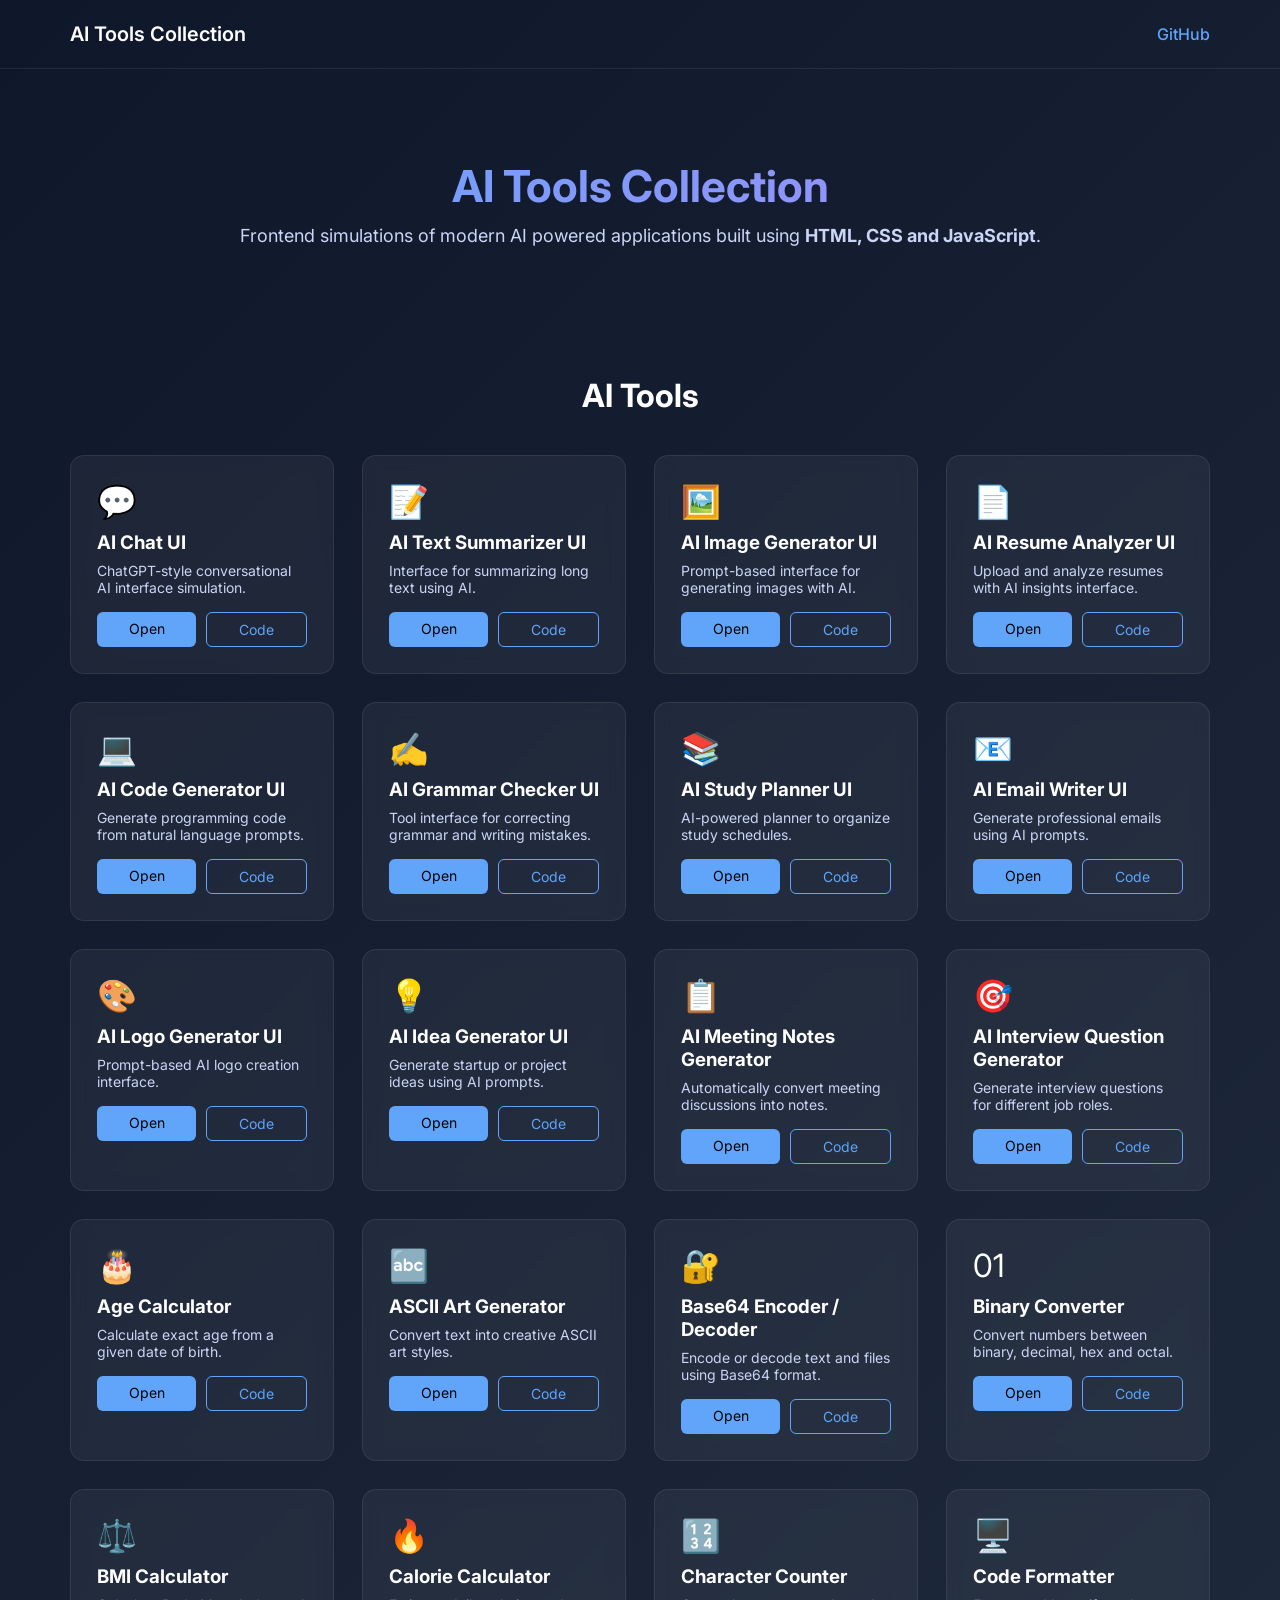
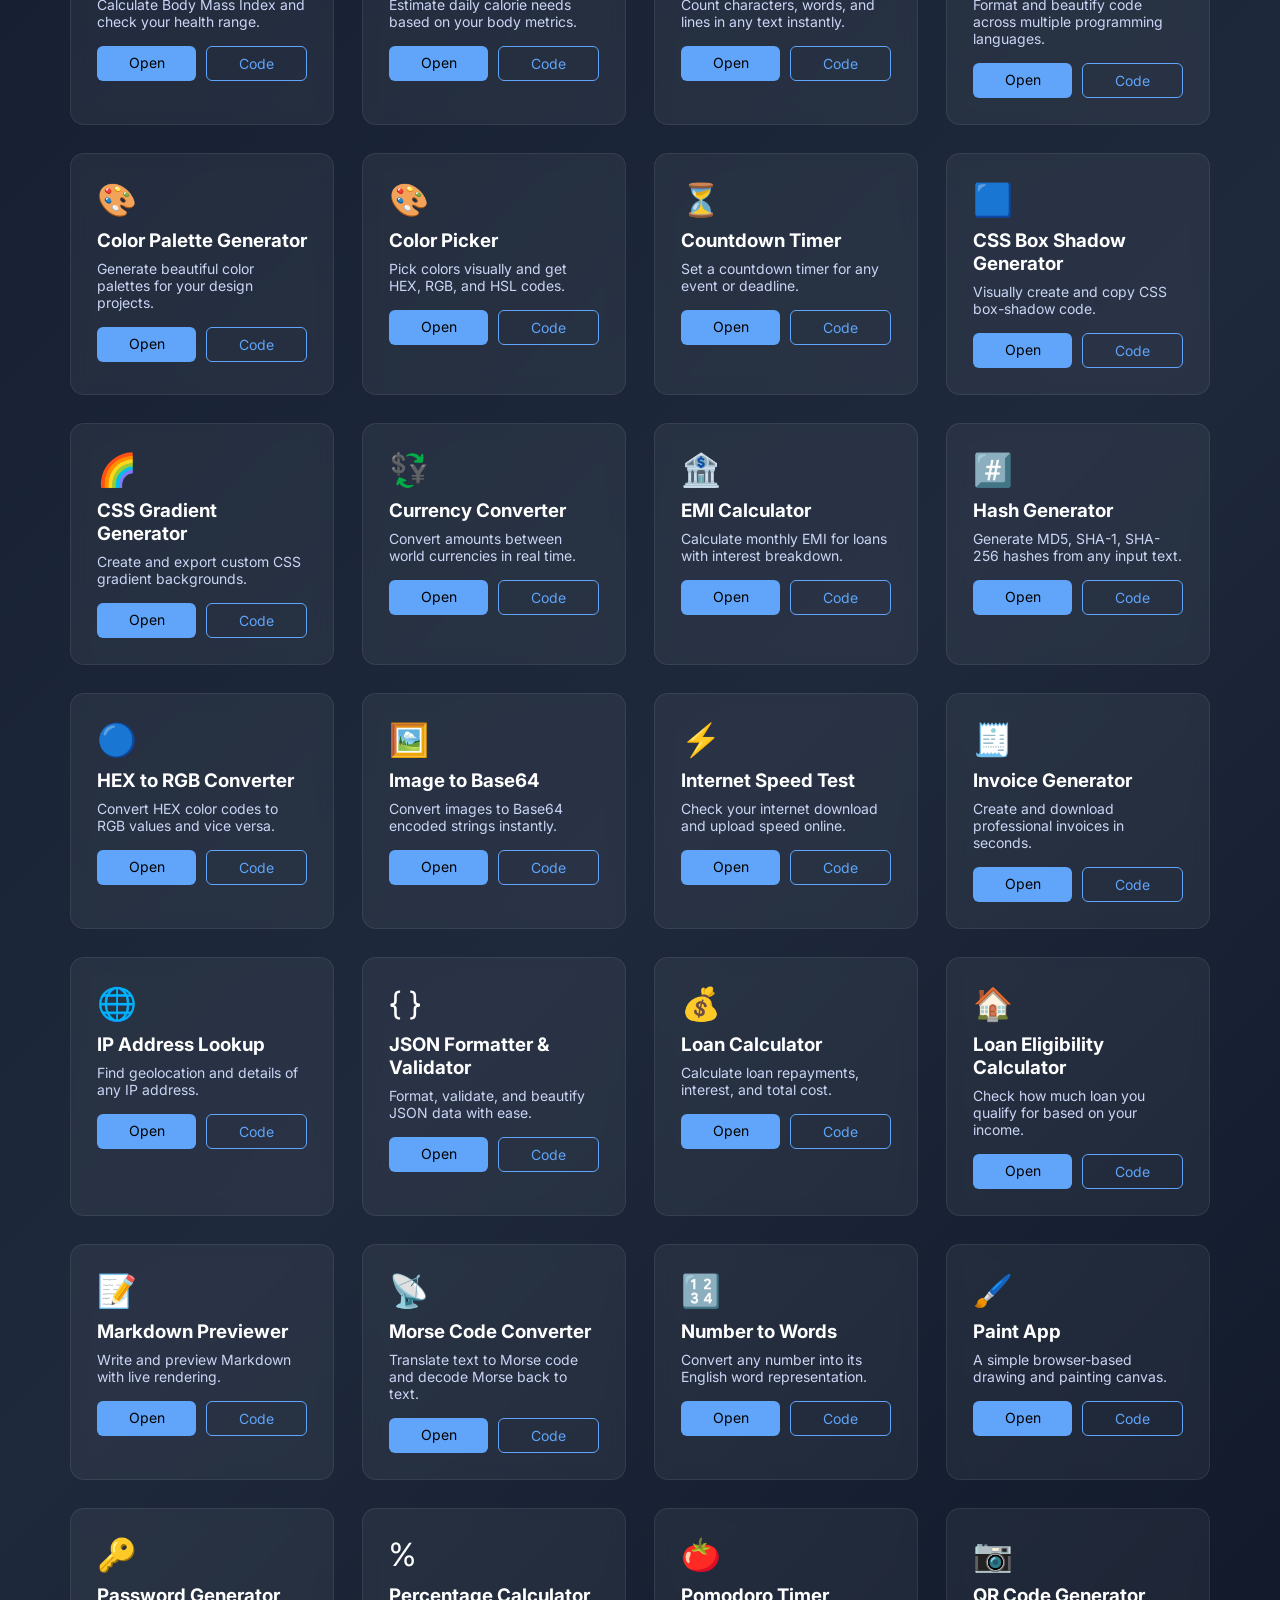
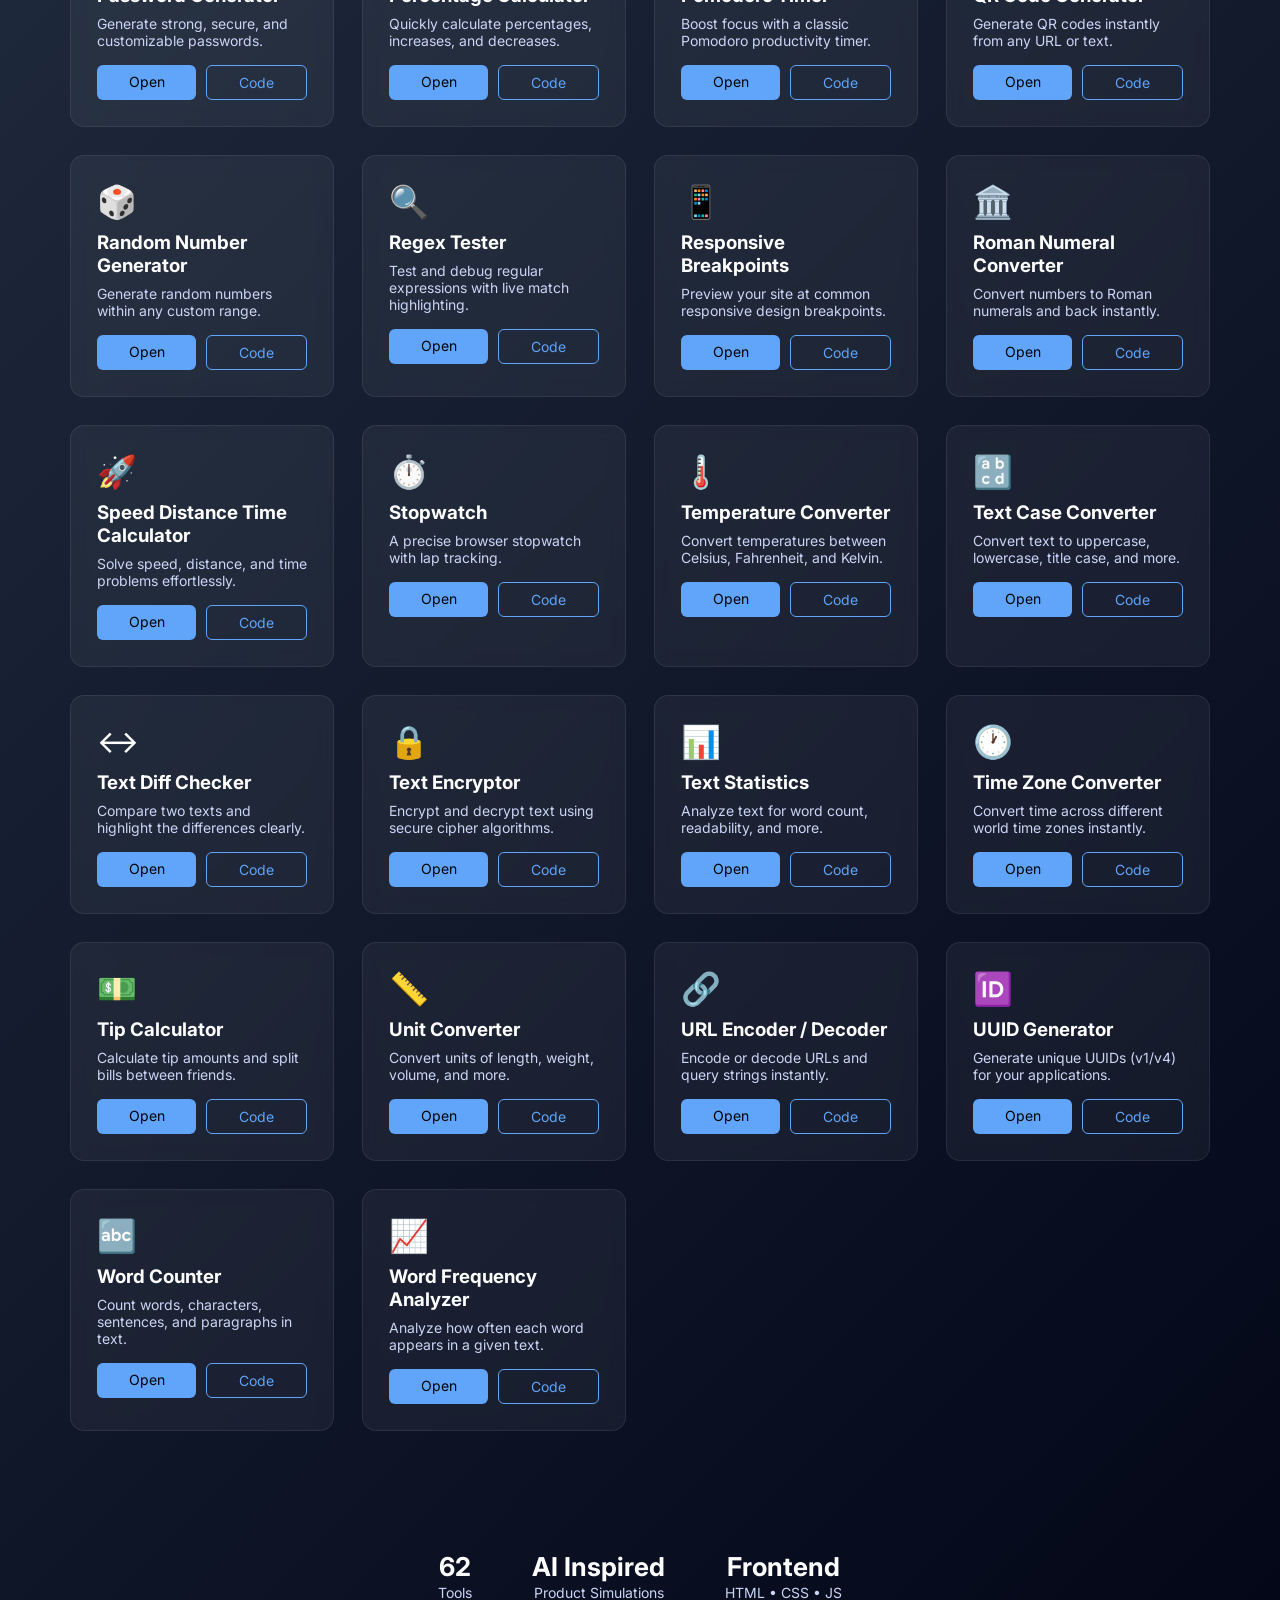
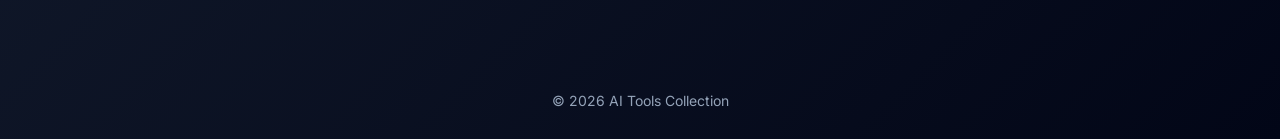
<file: index.html>
<!DOCTYPE html>
<html lang="en">
<head>
<meta charset="UTF-8">
<meta name="viewport" content="width=device-width, initial-scale=1.0">

<title>AI Tools Collection</title>

<link href="https://fonts.googleapis.com/css2?family=Inter:wght@400;500;600;700&display=swap" rel="stylesheet">

<link rel="stylesheet" href="style.css">
</head>

<body>

<header class="navbar">
<div class="logo">AI Tools Collection</div>

<a href="https://github.com/KrushnaTaur/ai-tools-collection" target="_blank">
GitHub
</a>
</header>


<section class="hero">

<h1>AI Tools Collection</h1>

<p>
Frontend simulations of modern AI powered applications built using  
<strong>HTML, CSS and JavaScript</strong>.
</p>

</section>


<section class="tools">

<h2>AI Tools</h2>

<div id="toolsGrid" class="tools-grid"></div>

</section>


<section class="stats">

<div class="stat">
<h3 id="toolCount">0</h3>
<span>Tools</span>
</div>

<div class="stat">
<h3>AI Inspired</h3>
<span>Product Simulations</span>
</div>

<div class="stat">
<h3>Frontend</h3>
<span>HTML • CSS • JS</span>
</div>

</section>


<footer>

© 2026 AI Tools Collection

</footer>

<script src="script.js"></script>

</body>
</html>
</file>
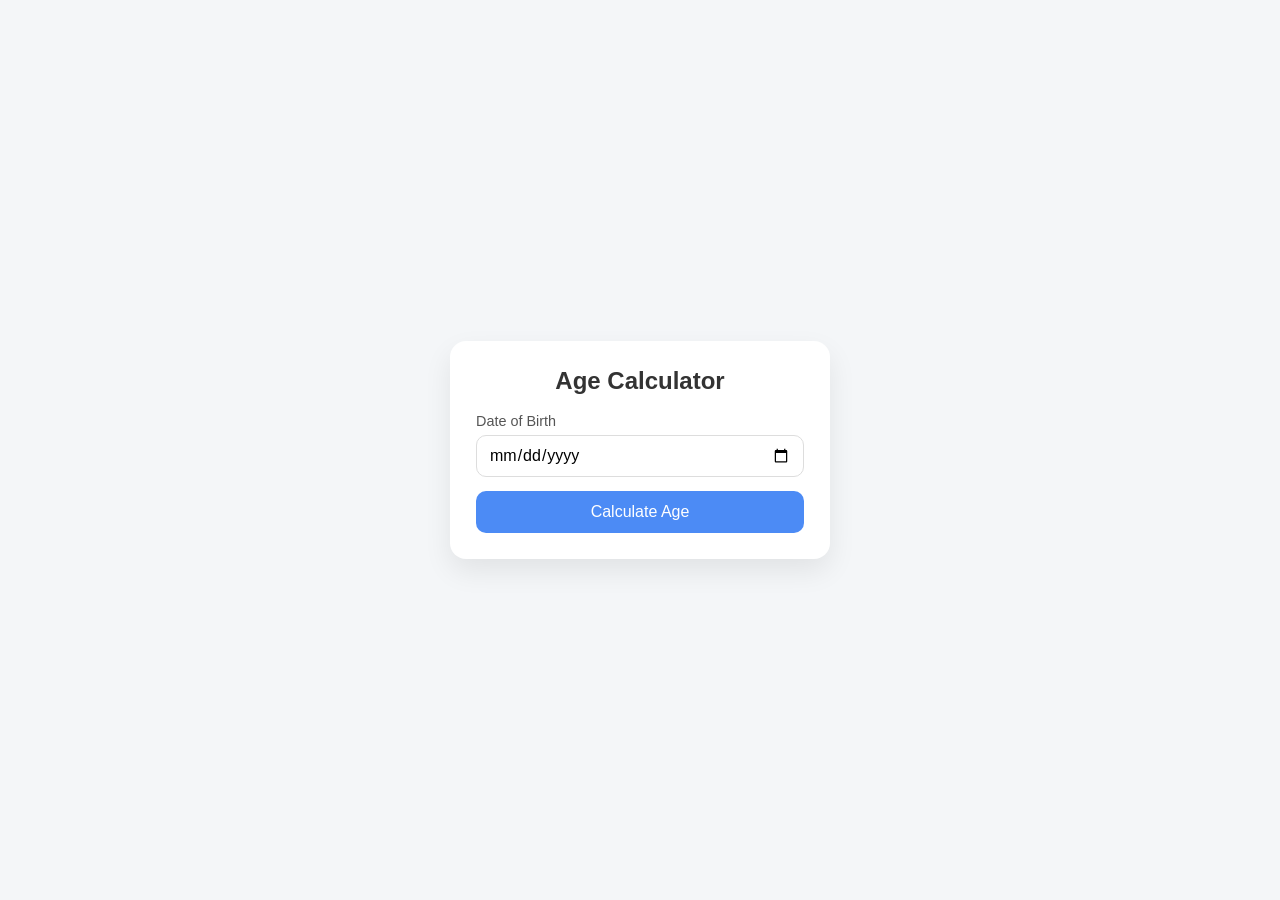
<file: tools/age-calculator/index.html>
<!DOCTYPE html>
<html lang="en">
<head>
  <meta charset="UTF-8" />
  <meta name="viewport" content="width=device-width, initial-scale=1.0" />
  <title>Age Calculator</title>
  <style>
    * { box-sizing: border-box; margin: 0; padding: 0; font-family: Arial, Helvetica, sans-serif; }
    body {
      min-height: 100vh;
      display: flex;
      align-items: center;
      justify-content: center;
      background: #f4f6f8;
      padding: 20px;
    }
    .card {
      background: #fff;
      width: 100%;
      max-width: 380px;
      padding: 26px;
      border-radius: 16px;
      box-shadow: 0 12px 28px rgba(0,0,0,0.08);
      text-align: center;
    }
    h1 {
      margin-bottom: 18px;
      color: #333;
      font-size: 1.5rem;
    }
    label {
      display: block;
      text-align: left;
      margin-bottom: 6px;
      font-size: 0.9rem;
      color: #555;
    }
    input[type="date"] {
      width: 100%;
      padding: 10px 12px;
      border-radius: 10px;
      border: 1px solid #ddd;
      font-size: 1rem;
      margin-bottom: 14px;
      transition: border 0.2s, box-shadow 0.2s;
    }
    input:focus {
      outline: none;
      border-color: #4c8bf5;
      box-shadow: 0 0 0 2px rgba(76,139,245,0.15);
    }
    button {
      width: 100%;
      padding: 12px;
      border: none;
      border-radius: 10px;
      background: #4c8bf5;
      color: #fff;
      font-size: 1rem;
      cursor: pointer;
      transition: background 0.2s;
    }
    button:hover { background: #3a73d9; }
    .result {
      margin-top: 18px;
      padding: 14px;
      border-radius: 10px;
      background: #eef4ff;
      color: #1a3f8b;
      font-weight: 600;
      display: none;
    }
    .error {
      margin-top: 12px;
      color: #c62828;
      font-size: 0.9rem;
      display: none;
    }
    @media (max-width: 420px) {
      .card { padding: 22px; }
      h1 { font-size: 1.3rem; }
    }
  </style>
</head>
<body>
  <div class="card">
    <h1>Age Calculator</h1>
    <label for="dob">Date of Birth</label>
    <input type="date" id="dob" />
    <button id="calcBtn">Calculate Age</button>
    <div class="error" id="errorMsg"></div>
    <div class="result" id="resultBox"></div>
  </div>

  <script>
    const dobInput = document.getElementById('dob');
    const calcBtn = document.getElementById('calcBtn');
    const resultBox = document.getElementById('resultBox');
    const errorMsg = document.getElementById('errorMsg');

    function showError(msg) {
      errorMsg.textContent = msg;
      errorMsg.style.display = 'block';
      resultBox.style.display = 'none';
    }

    function clearError() {
      errorMsg.style.display = 'none';
    }

    function calculateAge(dob) {
      const today = new Date();
      let years = today.getFullYear() - dob.getFullYear();
      let months = today.getMonth() - dob.getMonth();
      let days = today.getDate() - dob.getDate();

      if (days < 0) {
        months--;
        const prevMonth = new Date(today.getFullYear(), today.getMonth(), 0);
        days += prevMonth.getDate();
      }

      if (months < 0) {
        years--;
        months += 12;
      }

      return { years, months, days };
    }

    calcBtn.addEventListener('click', () => {
      const dobValue = dobInput.value;

      if (!dobValue) {
        showError('Please select your date of birth');
        return;
      }

      const dob = new Date(dobValue);
      const today = new Date();

      if (dob > today) {
        showError('Date of birth cannot be in the future');
        return;
      }

      clearError();

      const age = calculateAge(dob);

      resultBox.textContent = `You are ${age.years} years, ${age.months} months, ${age.days} days old.`;
      resultBox.style.display = 'block';
    });
  </script>
</body>
</html>
</file>
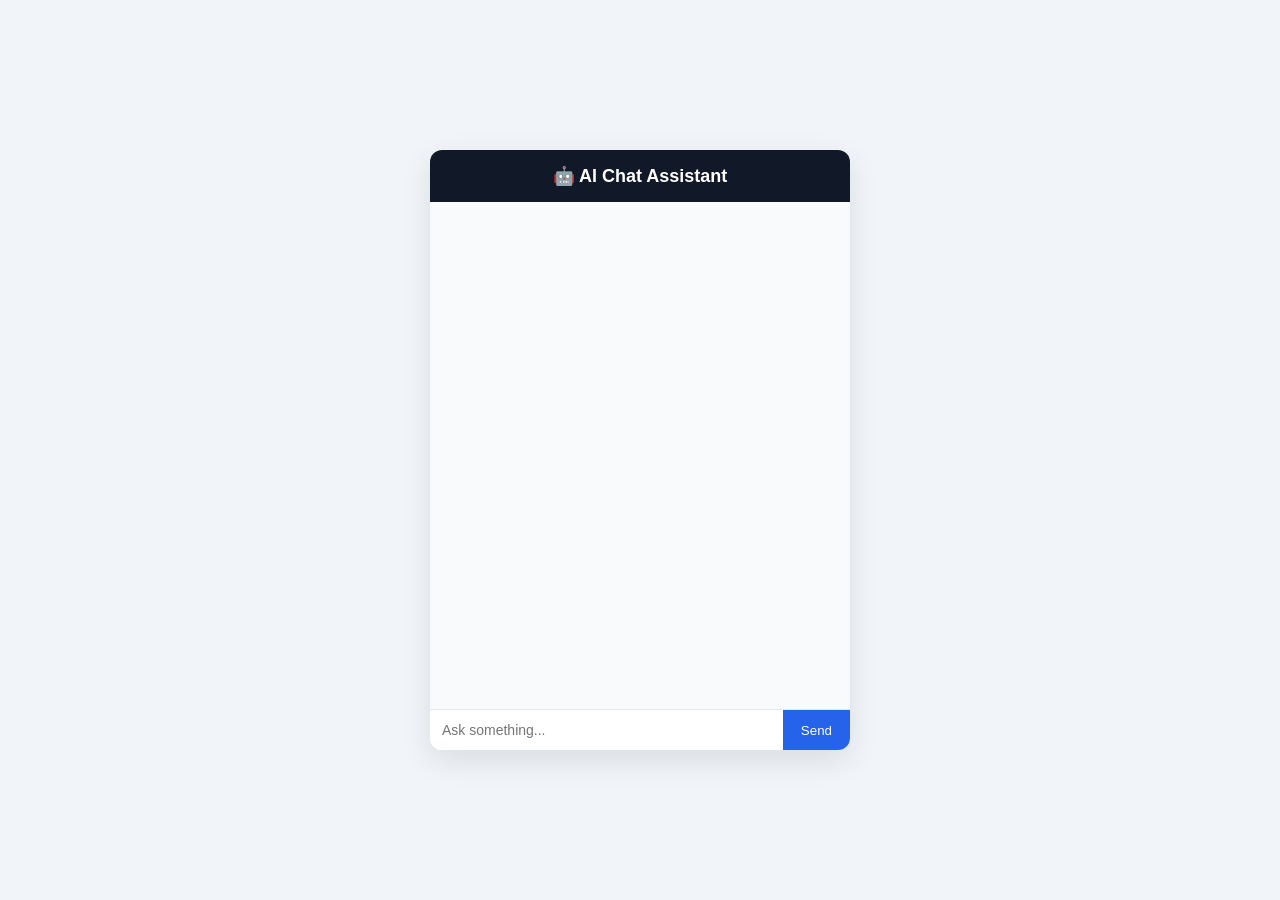
<file: tools/ai-chat-ui/index.html>
<!DOCTYPE html>
<html lang="en">
<head>
<meta charset="UTF-8">
<meta name="viewport" content="width=device-width, initial-scale=1.0">
<title>AI Chat Assistant</title>

<style>

body{
margin:0;
font-family:Arial, Helvetica, sans-serif;
background:#f1f5f9;
display:flex;
justify-content:center;
align-items:center;
height:100vh;
}

.chat-container{
width:420px;
height:600px;
background:white;
border-radius:12px;
box-shadow:0 10px 30px rgba(0,0,0,0.1);
display:flex;
flex-direction:column;
overflow:hidden;
}

.header{
background:#111827;
color:white;
padding:15px;
text-align:center;
font-size:18px;
font-weight:bold;
}

.chat-box{
flex:1;
padding:15px;
overflow-y:auto;
background:#f9fafb;
display:flex;
flex-direction:column;
gap:10px;
}

.message{
max-width:70%;
padding:10px 14px;
border-radius:15px;
font-size:14px;
}

.user{
align-self:flex-end;
background:#2563eb;
color:white;
border-bottom-right-radius:5px;
}

.ai{
align-self:flex-start;
background:#e5e7eb;
color:#111827;
border-bottom-left-radius:5px;
}

.input-area{
display:flex;
border-top:1px solid #e5e7eb;
}

.input-area input{
flex:1;
border:none;
padding:12px;
font-size:14px;
outline:none;
}

.input-area button{
background:#2563eb;
color:white;
border:none;
padding:0 18px;
cursor:pointer;
}

.input-area button:hover{
background:#1d4ed8;
}

</style>
</head>

<body>

<div class="chat-container">

<div class="header">
🤖 AI Chat Assistant
</div>

<div id="chatBox" class="chat-box"></div>

<div class="input-area">
<input id="userInput" type="text" placeholder="Ask something...">
<button onclick="sendMessage()">Send</button>
</div>

</div>

<script>

const responses = [
"That's an interesting question!",
"I'm here to help you with that.",
"Can you explain more about it?",
"AI is transforming the future!",
"Let me think about that...",
"Great question!",
"I recommend exploring more about AI and machine learning.",
"That sounds like a good idea."
]

function sendMessage(){

const input = document.getElementById("userInput")
const message = input.value.trim()

if(message === "") return

addMessage(message,"user")

input.value=""

setTimeout(()=>{

const reply = responses[Math.floor(Math.random()*responses.length)]
addMessage(reply,"ai")

},1000)

}

function addMessage(text,type){

const chatBox = document.getElementById("chatBox")

const msg = document.createElement("div")
msg.classList.add("message",type)
msg.innerText=text

chatBox.appendChild(msg)

chatBox.scrollTop = chatBox.scrollHeight

}

</script>

</body>
</html>
</file>
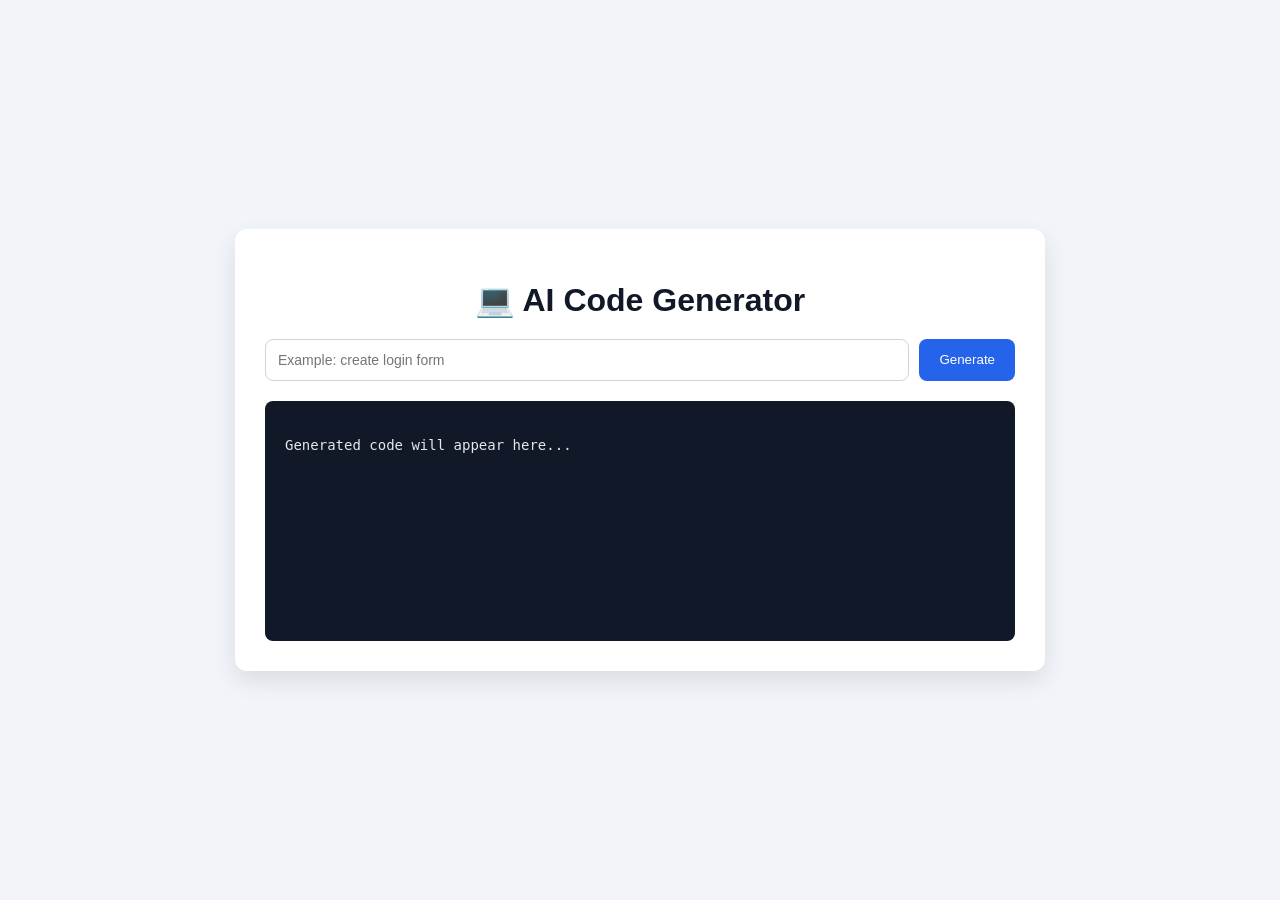
<file: tools/ai-code-generator-ui/index.html>
<!DOCTYPE html>
<html lang="en">
<head>
<meta charset="UTF-8">
<meta name="viewport" content="width=device-width, initial-scale=1.0">
<title>AI Code Generator</title>

<style>

body{
margin:0;
font-family:Arial, Helvetica, sans-serif;
background:#f1f5f9;
display:flex;
justify-content:center;
align-items:center;
min-height:100vh;
}

.container{
width:750px;
background:white;
padding:30px;
border-radius:12px;
box-shadow:0 10px 25px rgba(0,0,0,0.1);
}

h1{
text-align:center;
margin-bottom:20px;
color:#111827;
}

.input-area{
display:flex;
gap:10px;
margin-bottom:20px;
}

.input-area input{
flex:1;
padding:12px;
border-radius:8px;
border:1px solid #d1d5db;
font-size:14px;
}

button{
padding:12px 20px;
background:#2563eb;
border:none;
color:white;
border-radius:8px;
cursor:pointer;
}

button:hover{
background:#1d4ed8;
}

.code-output{
background:#111827;
color:#e5e7eb;
padding:20px;
border-radius:8px;
font-family:monospace;
font-size:14px;
white-space:pre-wrap;
min-height:200px;
overflow:auto;
}

@media(max-width:800px){
.container{
width:90%;
}
}

</style>

</head>

<body>

<div class="container">

<h1>💻 AI Code Generator</h1>

<div class="input-area">
<input id="promptInput" type="text" placeholder="Example: create login form">
<button onclick="generateCode()">Generate</button>
</div>

<div id="codeOutput" class="code-output">
Generated code will appear here...
</div>

</div>

<script>

function generateCode(){

const prompt = document.getElementById("promptInput").value.toLowerCase()

let code = "Sorry, no template found for this prompt."

if(prompt.includes("login")){

code = `<form class="login-form">
  <h2>Login</h2>

  <input type="email" placeholder="Email" required>

  <input type="password" placeholder="Password" required>

  <button type="submit">Login</button>
</form>`
}

else if(prompt.includes("navbar")){

code = `<nav class="navbar">
  <h2>MyWebsite</h2>

  <ul>
    <li><a href="#">Home</a></li>
    <li><a href="#">About</a></li>
    <li><a href="#">Services</a></li>
    <li><a href="#">Contact</a></li>
  </ul>
</nav>`
}

else if(prompt.includes("card")){

code = `<div class="card">
  <img src="image.jpg" alt="Image">

  <h3>Card Title</h3>

  <p>This is a simple card layout example.</p>

  <button>Read More</button>
</div>`
}

document.getElementById("codeOutput").textContent = code

}

</script>

</body>
</html>
</file>
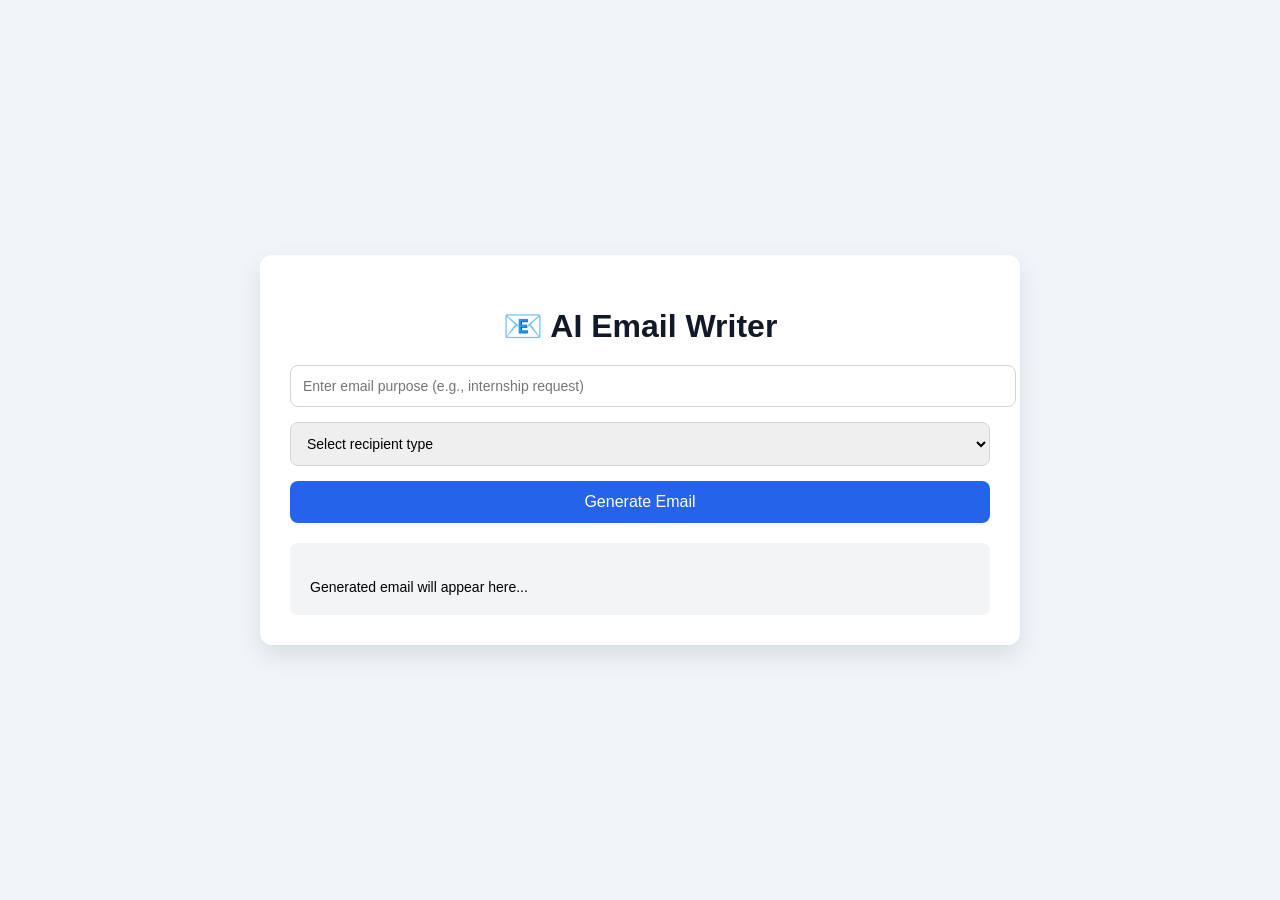
<file: tools/ai-email-writer-ui/index.html>
<!DOCTYPE html>
<html lang="en">
<head>
<meta charset="UTF-8">
<meta name="viewport" content="width=device-width, initial-scale=1.0">
<title>AI Email Writer</title>

<style>

body{
margin:0;
font-family:Arial, Helvetica, sans-serif;
background:#f1f5f9;
display:flex;
justify-content:center;
align-items:center;
min-height:100vh;
}

.container{
width:700px;
background:white;
padding:30px;
border-radius:12px;
box-shadow:0 10px 25px rgba(0,0,0,0.1);
}

h1{
text-align:center;
margin-bottom:20px;
color:#111827;
}

input, select{
width:100%;
padding:12px;
border-radius:8px;
border:1px solid #d1d5db;
margin-bottom:15px;
font-size:14px;
}

button{
width:100%;
padding:12px;
background:#2563eb;
border:none;
color:white;
font-size:16px;
border-radius:8px;
cursor:pointer;
}

button:hover{
background:#1d4ed8;
}

.output{
margin-top:20px;
background:#f3f4f6;
padding:20px;
border-radius:8px;
white-space:pre-line;
font-size:14px;
}

@media(max-width:750px){
.container{
width:90%;
}
}

</style>
</head>

<body>

<div class="container">

<h1>📧 AI Email Writer</h1>

<input id="purposeInput" type="text" placeholder="Enter email purpose (e.g., internship request)">

<select id="recipientType">
<option value="">Select recipient type</option>
<option value="professor">Professor</option>
<option value="hr">HR Manager</option>
<option value="team">Team Member</option>
<option value="client">Client</option>
</select>

<button onclick="generateEmail()">Generate Email</button>

<div id="emailOutput" class="output">
Generated email will appear here...
</div>

</div>

<script>

function generateEmail(){

const purpose = document.getElementById("purposeInput").value
const recipient = document.getElementById("recipientType").value
const output = document.getElementById("emailOutput")

if(purpose === "" || recipient === ""){
output.innerText = "Please enter email purpose and recipient type."
return
}

let email = ""

if(recipient === "professor"){

email = `Subject: Request Regarding ${purpose}

Dear Professor,

I hope you are doing well.

I am writing to request your guidance regarding ${purpose}. 
Your support and advice would be extremely valuable for me.

Please let me know if we can discuss this further.

Thank you for your time.

Best regards
[Your Name]`

}

else if(recipient === "hr"){

email = `Subject: Inquiry About ${purpose}

Dear Hiring Manager,

I hope this email finds you well.

I am reaching out to inquire about ${purpose}. 
I would appreciate the opportunity to discuss this further and learn more.

Thank you for your consideration.

Sincerely
[Your Name]`

}

else if(recipient === "team"){

email = `Subject: Update Regarding ${purpose}

Hello Team,

I hope everyone is doing well.

I wanted to share an update regarding ${purpose}. 
Please review the details and let me know your feedback.

Best regards
[Your Name]`

}

else if(recipient === "client"){

email = `Subject: Information About ${purpose}

Dear Client,

Thank you for reaching out.

I am writing to provide details regarding ${purpose}. 
Please feel free to contact me if you have any questions.

Looking forward to your response.

Best regards
[Your Name]`

}

output.innerText = email

}

</script>

</body>
</html>
</file>
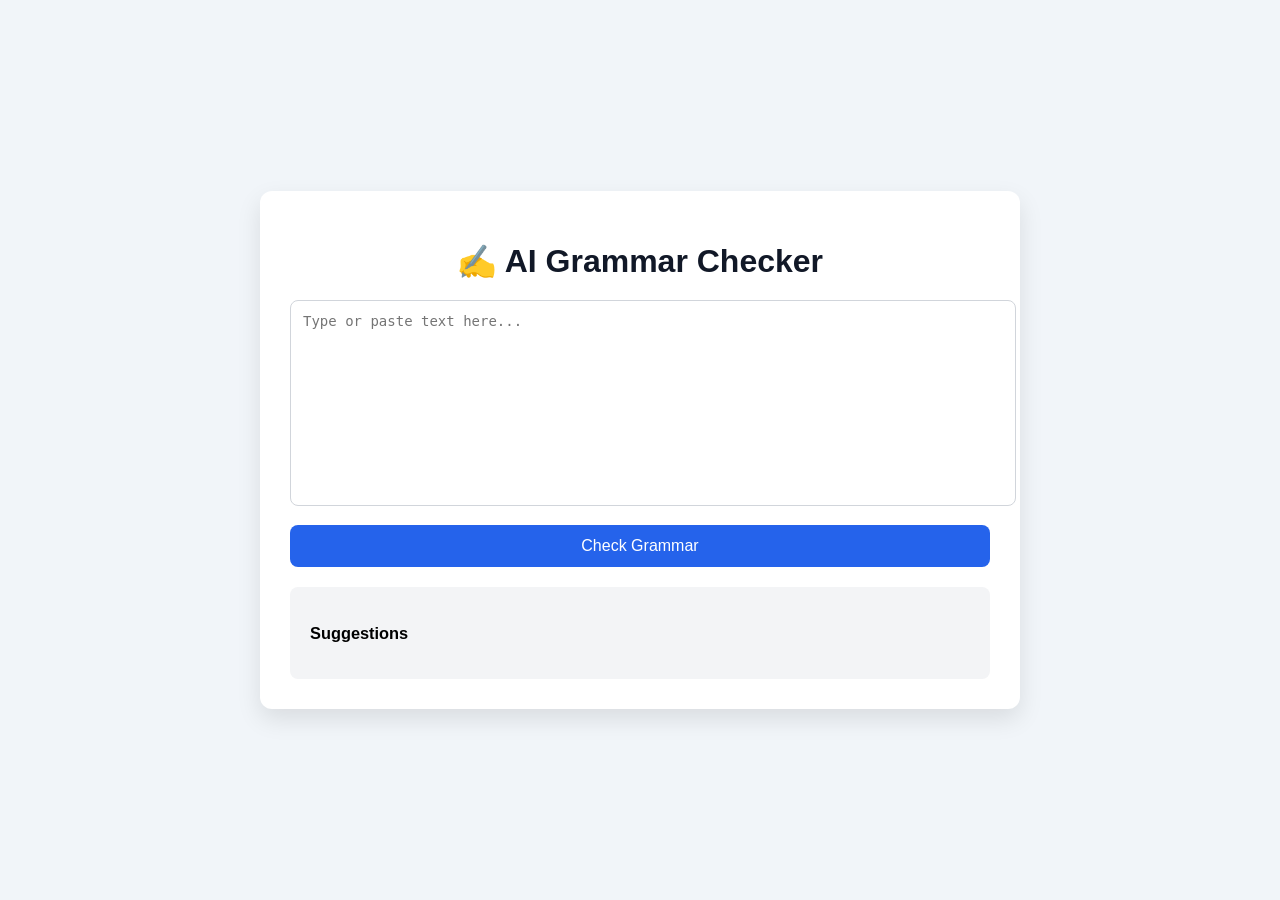
<file: tools/ai-grammar-checker-ui/index.html>
<!DOCTYPE html>
<html lang="en">
<head>
<meta charset="UTF-8">
<meta name="viewport" content="width=device-width, initial-scale=1.0">
<title>AI Grammar Checker</title>

<style>

body{
margin:0;
font-family:Arial, Helvetica, sans-serif;
background:#f1f5f9;
display:flex;
justify-content:center;
align-items:center;
min-height:100vh;
}

.container{
width:700px;
background:white;
padding:30px;
border-radius:12px;
box-shadow:0 10px 25px rgba(0,0,0,0.1);
}

h1{
text-align:center;
margin-bottom:20px;
color:#111827;
}

textarea{
width:100%;
height:180px;
padding:12px;
border-radius:8px;
border:1px solid #d1d5db;
resize:none;
font-size:14px;
}

button{
margin-top:15px;
width:100%;
padding:12px;
background:#2563eb;
border:none;
color:white;
font-size:16px;
border-radius:8px;
cursor:pointer;
}

button:hover{
background:#1d4ed8;
}

.results{
margin-top:20px;
background:#f3f4f6;
padding:20px;
border-radius:8px;
font-size:14px;
}

ul{
padding-left:18px;
}

@media(max-width:750px){
.container{
width:90%;
}
}

</style>
</head>

<body>

<div class="container">

<h1>✍️ AI Grammar Checker</h1>

<textarea id="textInput" placeholder="Type or paste text here..."></textarea>

<button onclick="checkGrammar()">Check Grammar</button>

<div class="results">
<h3>Suggestions</h3>
<ul id="suggestions"></ul>
</div>

</div>

<script>

function checkGrammar(){

const text = document.getElementById("textInput").value
const suggestionsList = document.getElementById("suggestions")

suggestionsList.innerHTML = ""

const suggestions = []

if(text.includes("  ")){
suggestions.push("Remove double spaces between words.")
}

if(text.includes(" i ")){
suggestions.push("Capitalize 'I' when used as a pronoun.")
}

if(text.length > 0 && !/[.!?]$/.test(text.trim())){
suggestions.push("Add punctuation at the end of the sentence.")
}

if(suggestions.length === 0){
suggestions.push("No grammar issues detected. Your text looks good!")
}

suggestions.forEach(item=>{
const li = document.createElement("li")
li.innerText = item
suggestionsList.appendChild(li)
})

}

</script>

</body>
</html>
</file>
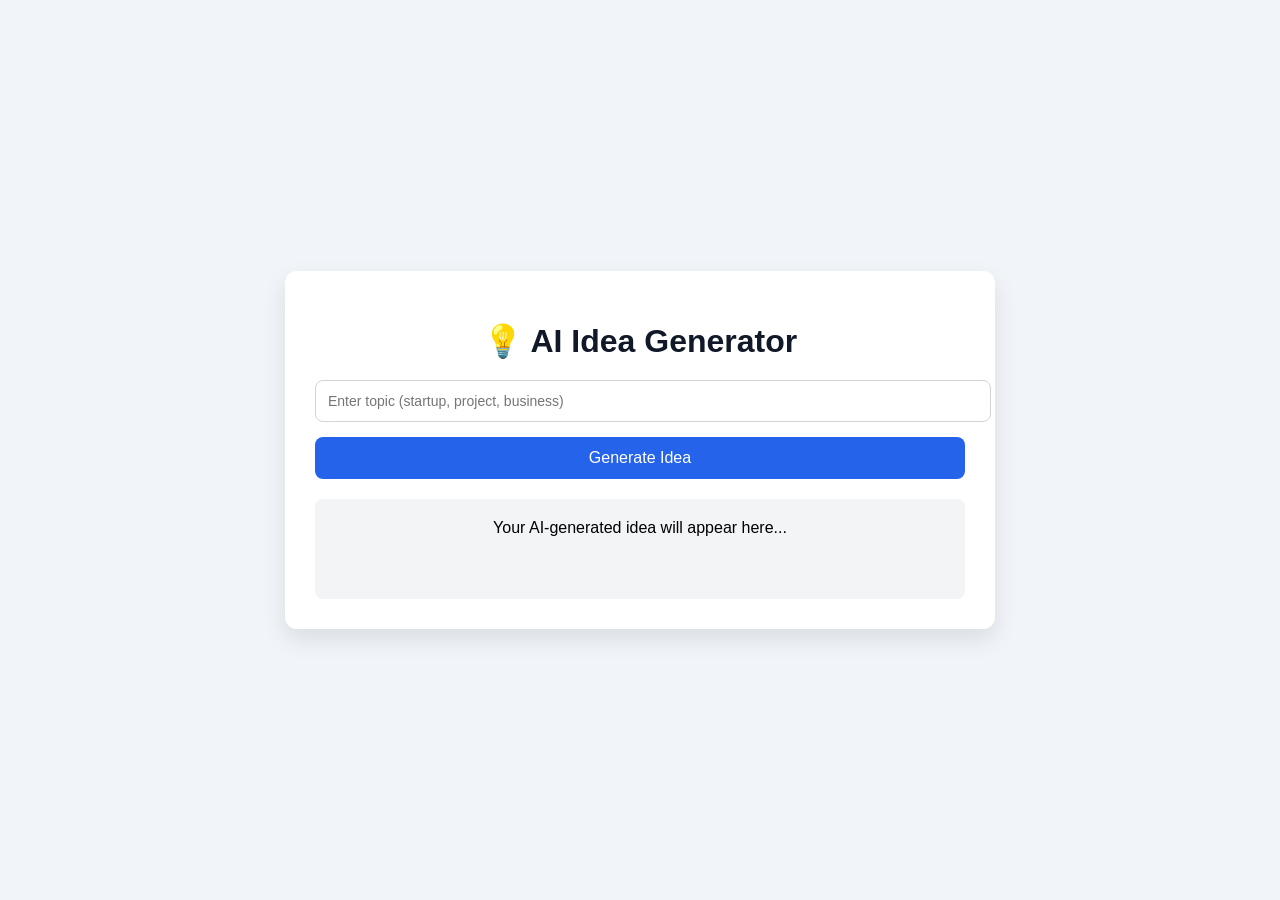
<file: tools/ai-idea-generator-ui/index.html>
<!DOCTYPE html>
<html lang="en">
<head>
<meta charset="UTF-8">
<meta name="viewport" content="width=device-width, initial-scale=1.0">
<title>AI Idea Generator</title>

<style>

body{
margin:0;
font-family:Arial, Helvetica, sans-serif;
background:#f1f5f9;
display:flex;
justify-content:center;
align-items:center;
min-height:100vh;
}

.container{
width:650px;
background:white;
padding:30px;
border-radius:12px;
box-shadow:0 10px 25px rgba(0,0,0,0.1);
text-align:center;
}

h1{
margin-bottom:20px;
color:#111827;
}

input{
width:100%;
padding:12px;
border-radius:8px;
border:1px solid #d1d5db;
margin-bottom:15px;
font-size:14px;
}

button{
width:100%;
padding:12px;
background:#2563eb;
border:none;
color:white;
font-size:16px;
border-radius:8px;
cursor:pointer;
}

button:hover{
background:#1d4ed8;
}

.output{
margin-top:20px;
background:#f3f4f6;
padding:20px;
border-radius:8px;
font-size:16px;
font-weight:500;
min-height:60px;
}

@media(max-width:700px){
.container{
width:90%;
}
}

</style>
</head>

<body>

<div class="container">

<h1>💡 AI Idea Generator</h1>

<input id="topicInput" type="text" placeholder="Enter topic (startup, project, business)">

<button onclick="generateIdea()">Generate Idea</button>

<div id="ideaOutput" class="output">
Your AI-generated idea will appear here...
</div>

</div>

<script>

function generateIdea(){

const topic = document.getElementById("topicInput").value.toLowerCase()
const output = document.getElementById("ideaOutput")

const ideas = {

startup:[
"AI-powered career guidance platform for students.",
"Subscription-based healthy meal delivery startup.",
"Smart parking system for crowded cities.",
"AI-based resume improvement service."
],

project:[
"AI chatbot for college admission queries.",
"IoT-based smart farming monitoring system.",
"AI-powered fake news detection system.",
"Student productivity tracking dashboard."
],

business:[
"Online marketplace for local handmade products.",
"Eco-friendly packaging solutions company.",
"AI-based customer support automation service.",
"Mobile car wash service with app booking."
]

}

let list = []

if(topic.includes("startup")) list = ideas.startup
else if(topic.includes("project")) list = ideas.project
else if(topic.includes("business")) list = ideas.business

if(list.length === 0){
output.innerText = "Please enter a valid topic like startup, project, or business."
return
}

const randomIdea = list[Math.floor(Math.random()*list.length)]

output.innerText = randomIdea

}

</script>

</body>
</html>
</file>
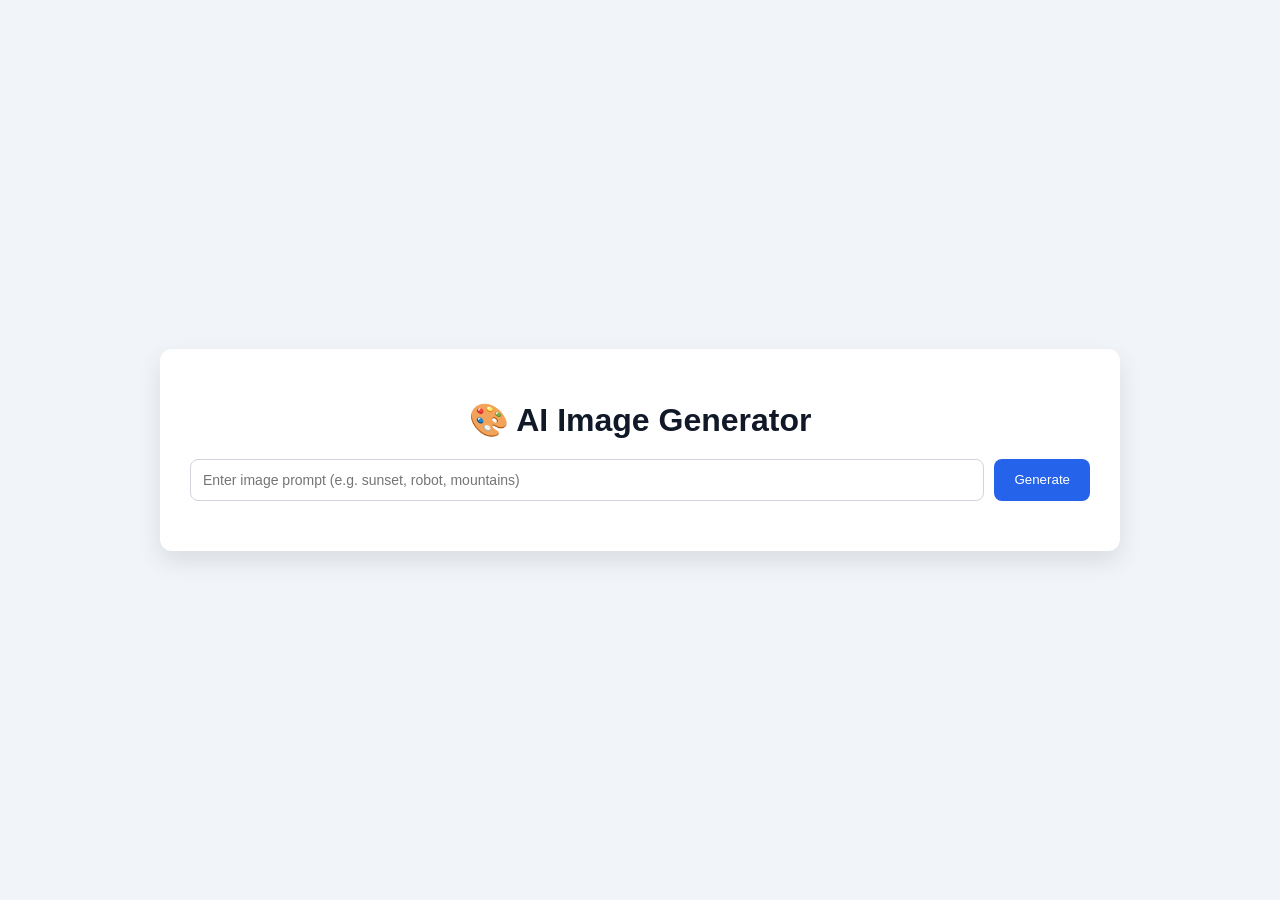
<file: tools/ai-image-generator-ui/index.html>
<!DOCTYPE html>
<html lang="en">
<head>
<meta charset="UTF-8">
<meta name="viewport" content="width=device-width, initial-scale=1.0">
<title>AI Image Generator</title>

<style>

body{
margin:0;
font-family:Arial, Helvetica, sans-serif;
background:#f1f5f9;
display:flex;
justify-content:center;
align-items:center;
min-height:100vh;
}

.container{
width:900px;
background:white;
padding:30px;
border-radius:12px;
box-shadow:0 10px 25px rgba(0,0,0,0.1);
}

h1{
text-align:center;
margin-bottom:20px;
color:#111827;
}

.input-area{
display:flex;
gap:10px;
margin-bottom:20px;
}

.input-area input{
flex:1;
padding:12px;
border-radius:8px;
border:1px solid #d1d5db;
font-size:14px;
}

.input-area button{
padding:12px 20px;
background:#2563eb;
color:white;
border:none;
border-radius:8px;
cursor:pointer;
}

.input-area button:hover{
background:#1d4ed8;
}

.gallery{
display:grid;
grid-template-columns:repeat(auto-fit,minmax(200px,1fr));
gap:15px;
}

.gallery img{
width:100%;
height:200px;
object-fit:cover;
border-radius:8px;
}

.loader{
text-align:center;
font-size:14px;
color:#6b7280;
margin-top:10px;
display:none;
}

@media(max-width:900px){
.container{
width:90%;
}
}

</style>

</head>

<body>

<div class="container">

<h1>🎨 AI Image Generator</h1>

<div class="input-area">
<input id="promptInput" type="text" placeholder="Enter image prompt (e.g. sunset, robot, mountains)">
<button onclick="generateImages()">Generate</button>
</div>

<div class="loader" id="loader">
Generating AI images...
</div>

<div id="gallery" class="gallery"></div>

</div>

<script>

function generateImages(){

const prompt = document.getElementById("promptInput").value.trim()
const gallery = document.getElementById("gallery")
const loader = document.getElementById("loader")

if(prompt === ""){
alert("Please enter a prompt")
return
}

gallery.innerHTML = ""
loader.style.display = "block"

setTimeout(()=>{

for(let i=0;i<6;i++){

const img = document.createElement("img")

img.src = `https://source.unsplash.com/400x300/?${prompt}&sig=${Math.random()}`

gallery.appendChild(img)

}

loader.style.display = "none"

},1200)

}

</script>

</body>
</html>
</file>
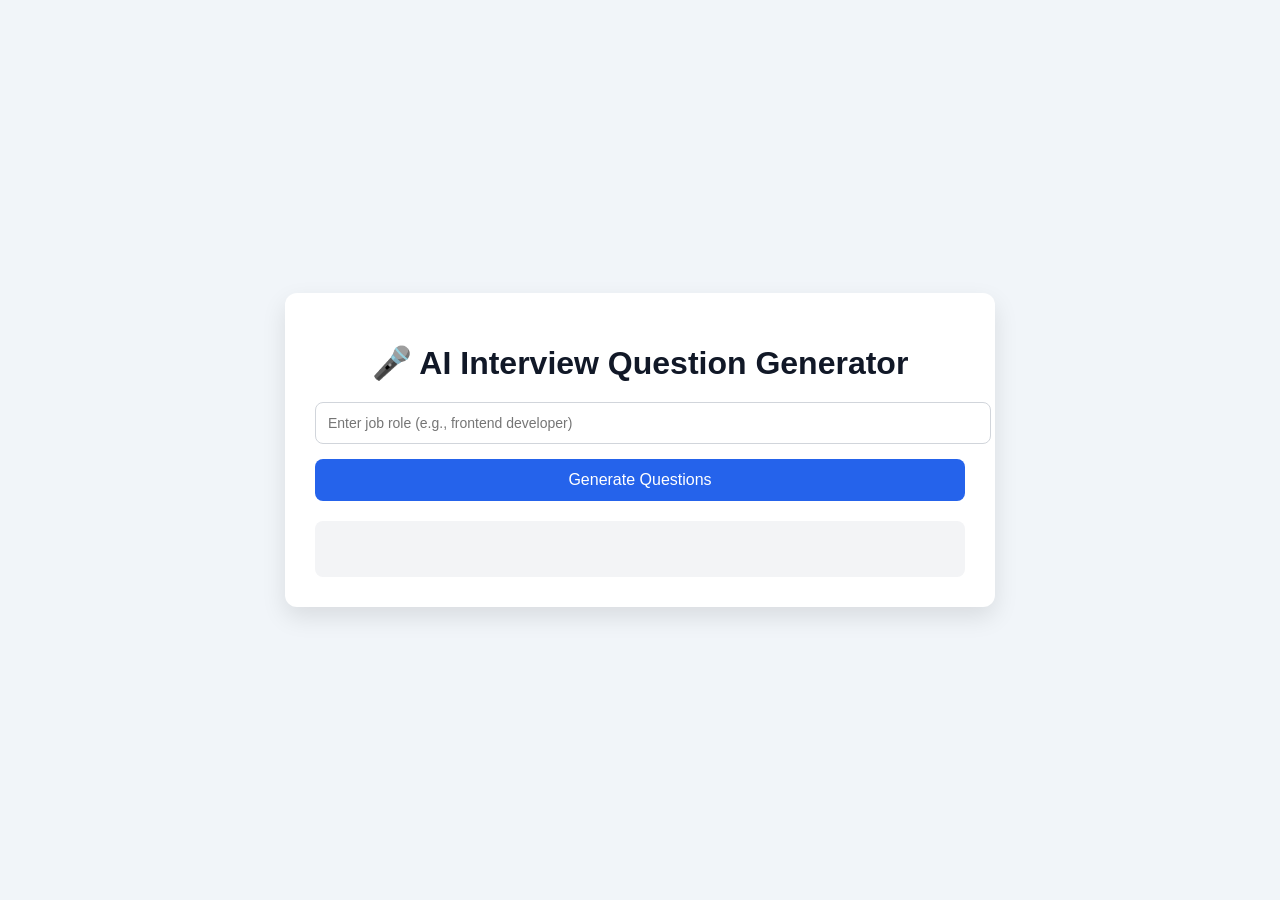
<file: tools/ai-interview-question-generator/index.html>
<!DOCTYPE html>
<html lang="en">
<head>
<meta charset="UTF-8">
<meta name="viewport" content="width=device-width, initial-scale=1.0">
<title>AI Interview Question Generator</title>

<style>

body{
margin:0;
font-family:Arial, Helvetica, sans-serif;
background:#f1f5f9;
display:flex;
justify-content:center;
align-items:center;
min-height:100vh;
}

.container{
width:650px;
background:white;
padding:30px;
border-radius:12px;
box-shadow:0 10px 25px rgba(0,0,0,0.1);
text-align:center;
}

h1{
margin-bottom:20px;
color:#111827;
}

input{
width:100%;
padding:12px;
border-radius:8px;
border:1px solid #d1d5db;
margin-bottom:15px;
font-size:14px;
}

button{
width:100%;
padding:12px;
background:#2563eb;
border:none;
color:white;
font-size:16px;
border-radius:8px;
cursor:pointer;
}

button:hover{
background:#1d4ed8;
}

.output{
margin-top:20px;
background:#f3f4f6;
padding:20px;
border-radius:8px;
text-align:left;
}

ul{
padding-left:18px;
}

@media(max-width:700px){
.container{
width:90%;
}
}

</style>
</head>

<body>

<div class="container">

<h1>🎤 AI Interview Question Generator</h1>

<input id="roleInput" type="text" placeholder="Enter job role (e.g., frontend developer)">

<button onclick="generateQuestions()">Generate Questions</button>

<div id="questionOutput" class="output">
<ul id="questionList"></ul>
</div>

</div>

<script>

function generateQuestions(){

const role = document.getElementById("roleInput").value.toLowerCase()
const list = document.getElementById("questionList")

list.innerHTML = ""

const questions = {

frontend:[
"Explain the difference between HTML, CSS, and JavaScript.",
"What is the box model in CSS?",
"What are Flexbox and Grid?",
"What is responsive design?",
"What is the difference between var, let, and const?"
],

backend:[
"What is REST API?",
"Explain MVC architecture.",
"What is database indexing?",
"What is authentication vs authorization?",
"What is middleware?"
],

data:[
"What is machine learning?",
"Explain supervised vs unsupervised learning.",
"What is overfitting in ML?",
"What are common Python libraries for data science?",
"What is feature engineering?"
],

general:[
"Tell me about yourself.",
"What are your strengths and weaknesses?",
"Why do you want to join our company?",
"Describe a challenging project you worked on.",
"Where do you see yourself in 5 years?"
]

}

let selected = []

if(role.includes("front")) selected = questions.frontend
else if(role.includes("back")) selected = questions.backend
else if(role.includes("data") || role.includes("ai")) selected = questions.data
else selected = questions.general

selected.forEach(q=>{
const li = document.createElement("li")
li.innerText = q
list.appendChild(li)
})

}

</script>

</body>
</html>
</file>
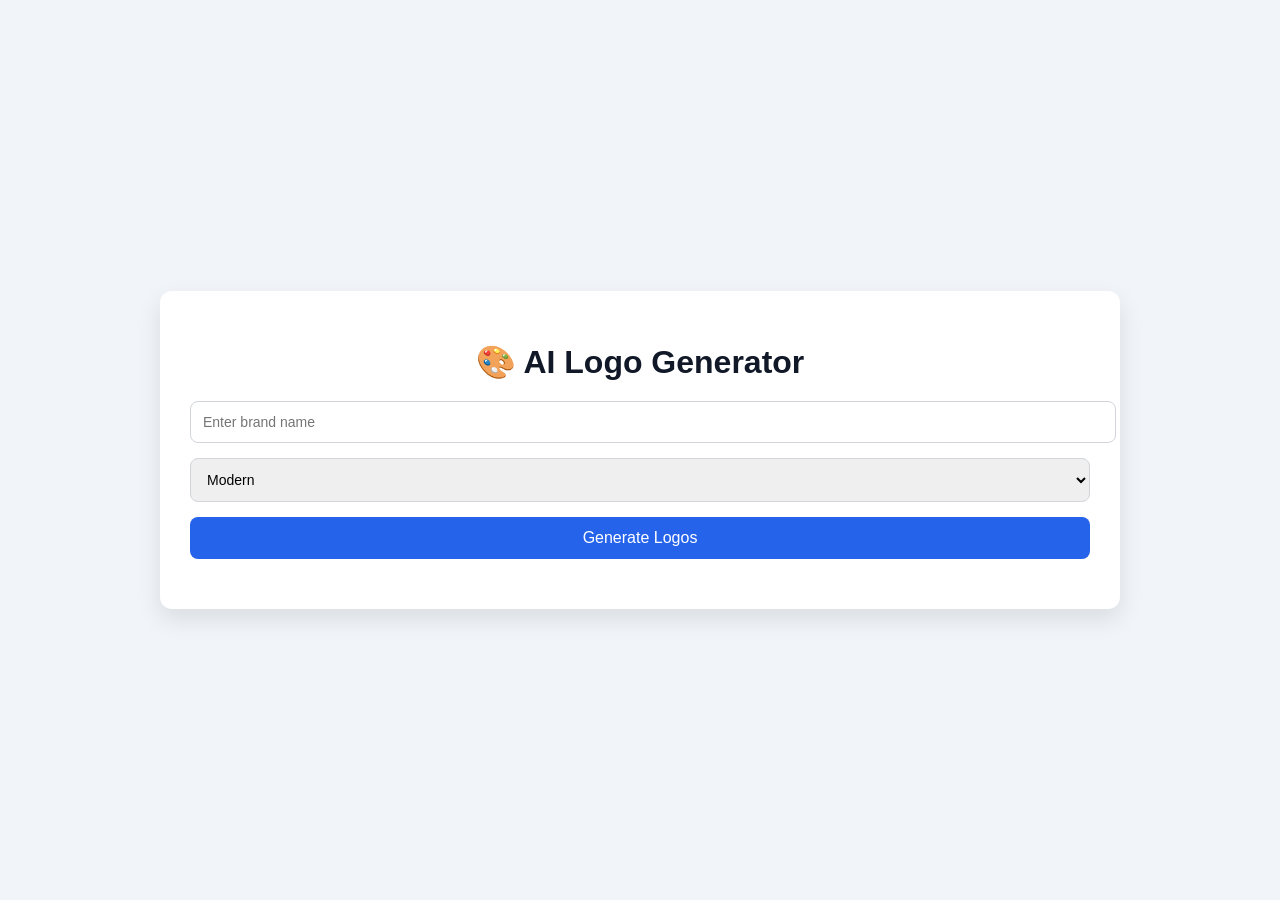
<file: tools/ai-logo-generator-ui/index.html>
<!DOCTYPE html>
<html lang="en">
<head>
<meta charset="UTF-8">
<meta name="viewport" content="width=device-width, initial-scale=1.0">
<title>AI Logo Generator</title>

<style>

body{
margin:0;
font-family:Arial, Helvetica, sans-serif;
background:#f1f5f9;
display:flex;
justify-content:center;
align-items:center;
min-height:100vh;
}

.container{
width:900px;
background:white;
padding:30px;
border-radius:12px;
box-shadow:0 10px 25px rgba(0,0,0,0.1);
}

h1{
text-align:center;
margin-bottom:20px;
color:#111827;
}

input, select{
width:100%;
padding:12px;
border-radius:8px;
border:1px solid #d1d5db;
margin-bottom:15px;
font-size:14px;
}

button{
width:100%;
padding:12px;
background:#2563eb;
border:none;
color:white;
font-size:16px;
border-radius:8px;
cursor:pointer;
}

button:hover{
background:#1d4ed8;
}

.logo-grid{
margin-top:20px;
display:grid;
grid-template-columns:repeat(auto-fit,minmax(200px,1fr));
gap:15px;
}

.logo-card{
background:#f3f4f6;
padding:20px;
border-radius:10px;
text-align:center;
font-size:20px;
font-weight:bold;
}

.modern{
font-family:sans-serif;
letter-spacing:2px;
}

.tech{
font-family:monospace;
}

.elegant{
font-family:serif;
}

.icon{
display:block;
font-size:30px;
margin-bottom:10px;
}

@media(max-width:900px){
.container{
width:90%;
}
}

</style>
</head>

<body>

<div class="container">

<h1>🎨 AI Logo Generator</h1>

<input id="brandInput" type="text" placeholder="Enter brand name">

<select id="styleSelect">
<option value="modern">Modern</option>
<option value="tech">Tech</option>
<option value="elegant">Elegant</option>
</select>

<button onclick="generateLogos()">Generate Logos</button>

<div id="logoGrid" class="logo-grid"></div>

</div>

<script>

function generateLogos(){

const brand = document.getElementById("brandInput").value
const style = document.getElementById("styleSelect").value
const grid = document.getElementById("logoGrid")

if(brand === ""){
alert("Please enter a brand name")
return
}

grid.innerHTML=""

const icons = ["🚀","⚡","🔥","💡","🌟","🎯","🔷","🧠"]

for(let i=0;i<6;i++){

const card = document.createElement("div")
card.className = "logo-card " + style

const icon = icons[Math.floor(Math.random()*icons.length)]

card.innerHTML = `
<span class="icon">${icon}</span>
${brand}
`

grid.appendChild(card)

}

}

</script>

</body>
</html>
</file>
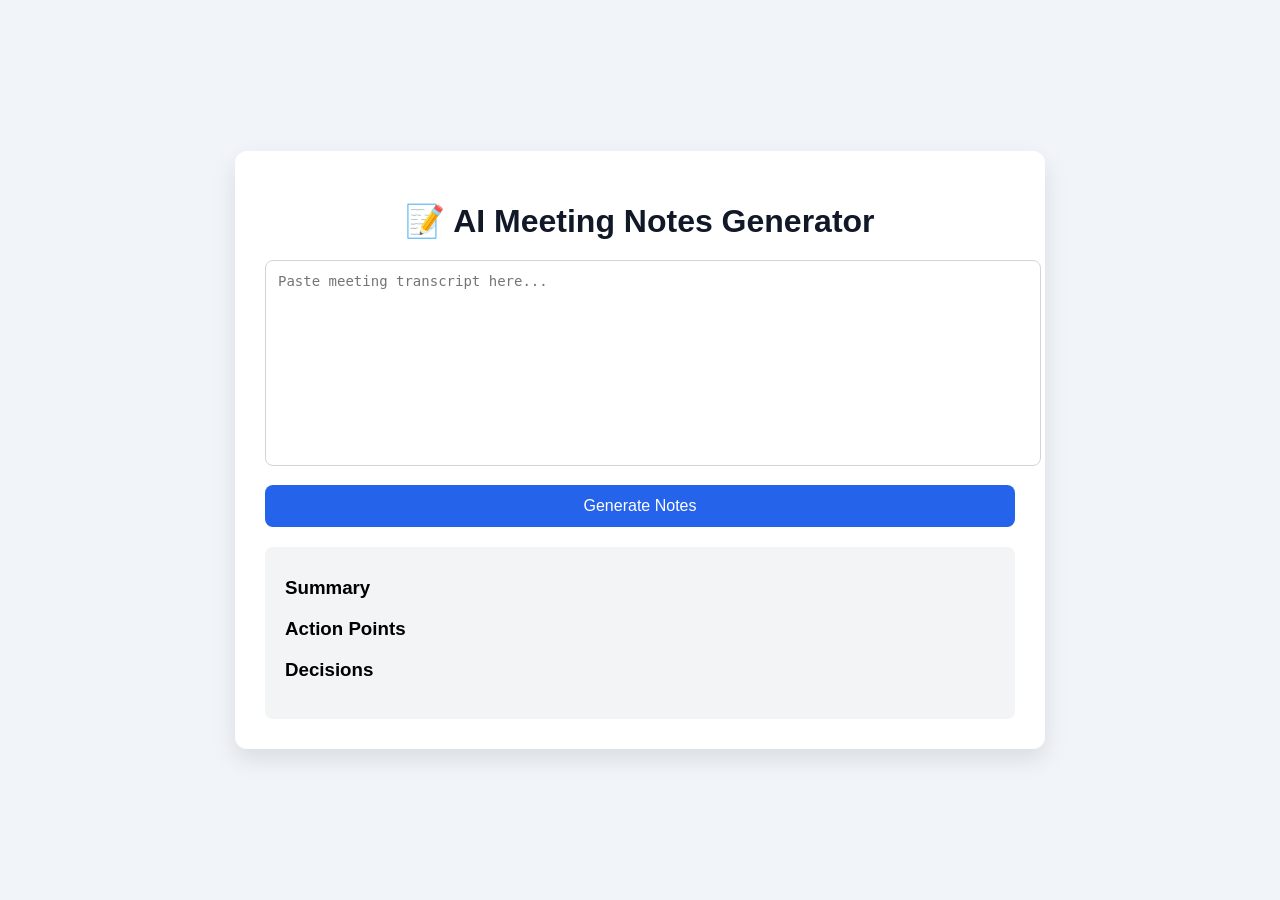
<file: tools/ai-meeting-notes-generator/index.html>
<!DOCTYPE html>
<html lang="en">
<head>
<meta charset="UTF-8">
<meta name="viewport" content="width=device-width, initial-scale=1.0">
<title>AI Meeting Notes Generator</title>

<style>

body{
margin:0;
font-family:Arial, Helvetica, sans-serif;
background:#f1f5f9;
display:flex;
justify-content:center;
align-items:center;
min-height:100vh;
}

.container{
width:750px;
background:white;
padding:30px;
border-radius:12px;
box-shadow:0 10px 25px rgba(0,0,0,0.1);
}

h1{
text-align:center;
margin-bottom:20px;
color:#111827;
}

textarea{
width:100%;
height:180px;
padding:12px;
border-radius:8px;
border:1px solid #d1d5db;
resize:none;
font-size:14px;
}

button{
margin-top:15px;
width:100%;
padding:12px;
background:#2563eb;
border:none;
color:white;
font-size:16px;
border-radius:8px;
cursor:pointer;
}

button:hover{
background:#1d4ed8;
}

.output{
margin-top:20px;
background:#f3f4f6;
padding:20px;
border-radius:8px;
}

.output h3{
margin-top:10px;
}

ul{
padding-left:18px;
}

@media(max-width:800px){
.container{
width:90%;
}
}

</style>
</head>

<body>

<div class="container">

<h1>📝 AI Meeting Notes Generator</h1>

<textarea id="meetingText" placeholder="Paste meeting transcript here..."></textarea>

<button onclick="generateNotes()">Generate Notes</button>

<div class="output">

<h3>Summary</h3>
<p id="summary"></p>

<h3>Action Points</h3>
<ul id="actions"></ul>

<h3>Decisions</h3>
<ul id="decisions"></ul>

</div>

</div>

<script>

function generateNotes(){

const text = document.getElementById("meetingText").value
const sentences = text.split(". ")

const summary = sentences.slice(0,2).join(". ")

document.getElementById("summary").innerText = summary || "No summary generated."

const actionsList = document.getElementById("actions")
const decisionsList = document.getElementById("decisions")

actionsList.innerHTML = ""
decisionsList.innerHTML = ""

sentences.forEach(sentence => {

if(sentence.toLowerCase().includes("action") || sentence.toLowerCase().includes("task")){
const li = document.createElement("li")
li.innerText = sentence
actionsList.appendChild(li)
}

if(sentence.toLowerCase().includes("decide") || sentence.toLowerCase().includes("decision")){
const li = document.createElement("li")
li.innerText = sentence
decisionsList.appendChild(li)
}

})

if(actionsList.innerHTML === ""){
actionsList.innerHTML = "<li>No action points detected</li>"
}

if(decisionsList.innerHTML === ""){
decisionsList.innerHTML = "<li>No decisions detected</li>"
}

}

</script>

</body>
</html>
</file>
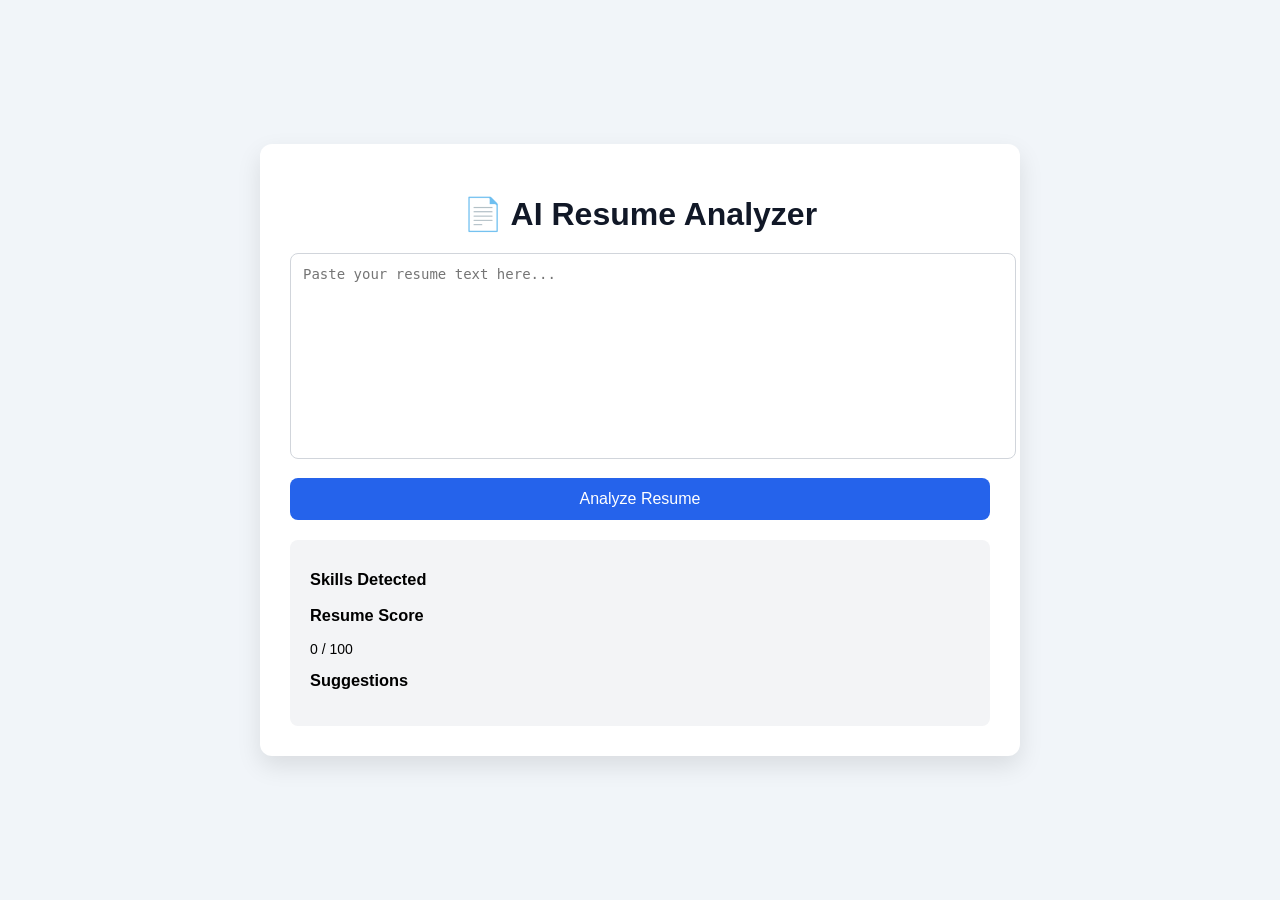
<file: tools/ai-resume-analyzer-ui/index.html>
<!DOCTYPE html>
<html lang="en">
<head>
<meta charset="UTF-8">
<meta name="viewport" content="width=device-width, initial-scale=1.0">
<title>AI Resume Analyzer</title>

<style>

body{
margin:0;
font-family:Arial, Helvetica, sans-serif;
background:#f1f5f9;
display:flex;
justify-content:center;
align-items:center;
min-height:100vh;
}

.container{
width:700px;
background:white;
padding:30px;
border-radius:12px;
box-shadow:0 10px 25px rgba(0,0,0,0.1);
}

h1{
text-align:center;
margin-bottom:20px;
color:#111827;
}

textarea{
width:100%;
height:180px;
padding:12px;
border-radius:8px;
border:1px solid #d1d5db;
resize:none;
font-size:14px;
}

button{
margin-top:15px;
width:100%;
padding:12px;
background:#2563eb;
border:none;
color:white;
font-size:16px;
border-radius:8px;
cursor:pointer;
}

button:hover{
background:#1d4ed8;
}

.results{
margin-top:20px;
background:#f3f4f6;
padding:20px;
border-radius:8px;
font-size:14px;
}

.results h3{
margin-top:10px;
}

ul{
padding-left:18px;
}

.skill{
display:inline-block;
background:#2563eb;
color:white;
padding:5px 10px;
border-radius:5px;
margin:3px;
font-size:12px;
}

@media(max-width:750px){
.container{
width:90%;
}
}

</style>
</head>

<body>

<div class="container">

<h1>📄 AI Resume Analyzer</h1>

<textarea id="resumeText" placeholder="Paste your resume text here..."></textarea>

<button onclick="analyzeResume()">Analyze Resume</button>

<div id="results" class="results">

<h3>Skills Detected</h3>
<div id="skills"></div>

<h3>Resume Score</h3>
<p id="score">0 / 100</p>

<h3>Suggestions</h3>
<ul id="suggestions"></ul>

</div>

</div>

<script>

function analyzeResume(){

const text = document.getElementById("resumeText").value.toLowerCase()

const skillKeywords = [
"python","java","c++","html","css","javascript",
"machine learning","ai","data science","sql",
"react","node","git","aws"
]

const detectedSkills = []

skillKeywords.forEach(skill=>{
if(text.includes(skill)){
detectedSkills.push(skill)
}
})

const skillsContainer = document.getElementById("skills")
skillsContainer.innerHTML=""

detectedSkills.forEach(skill=>{
const span = document.createElement("span")
span.className="skill"
span.innerText=skill
skillsContainer.appendChild(span)
})

let score = detectedSkills.length * 7

if(score > 100) score = 100

document.getElementById("score").innerText = score + " / 100"

const suggestionsList = document.getElementById("suggestions")
suggestionsList.innerHTML=""

const suggestions=[]

if(!text.includes("project")) suggestions.push("Add projects section.")
if(!text.includes("internship")) suggestions.push("Mention internship experience.")
if(!text.includes("github")) suggestions.push("Include GitHub profile.")
if(!text.includes("linkedin")) suggestions.push("Add LinkedIn profile.")
if(detectedSkills.length < 5) suggestions.push("Add more technical skills.")

if(suggestions.length === 0){
suggestions.push("Your resume looks strong!")
}

suggestions.forEach(item=>{
const li = document.createElement("li")
li.innerText = item
suggestionsList.appendChild(li)
})

}

</script>

</body>
</html>
</file>
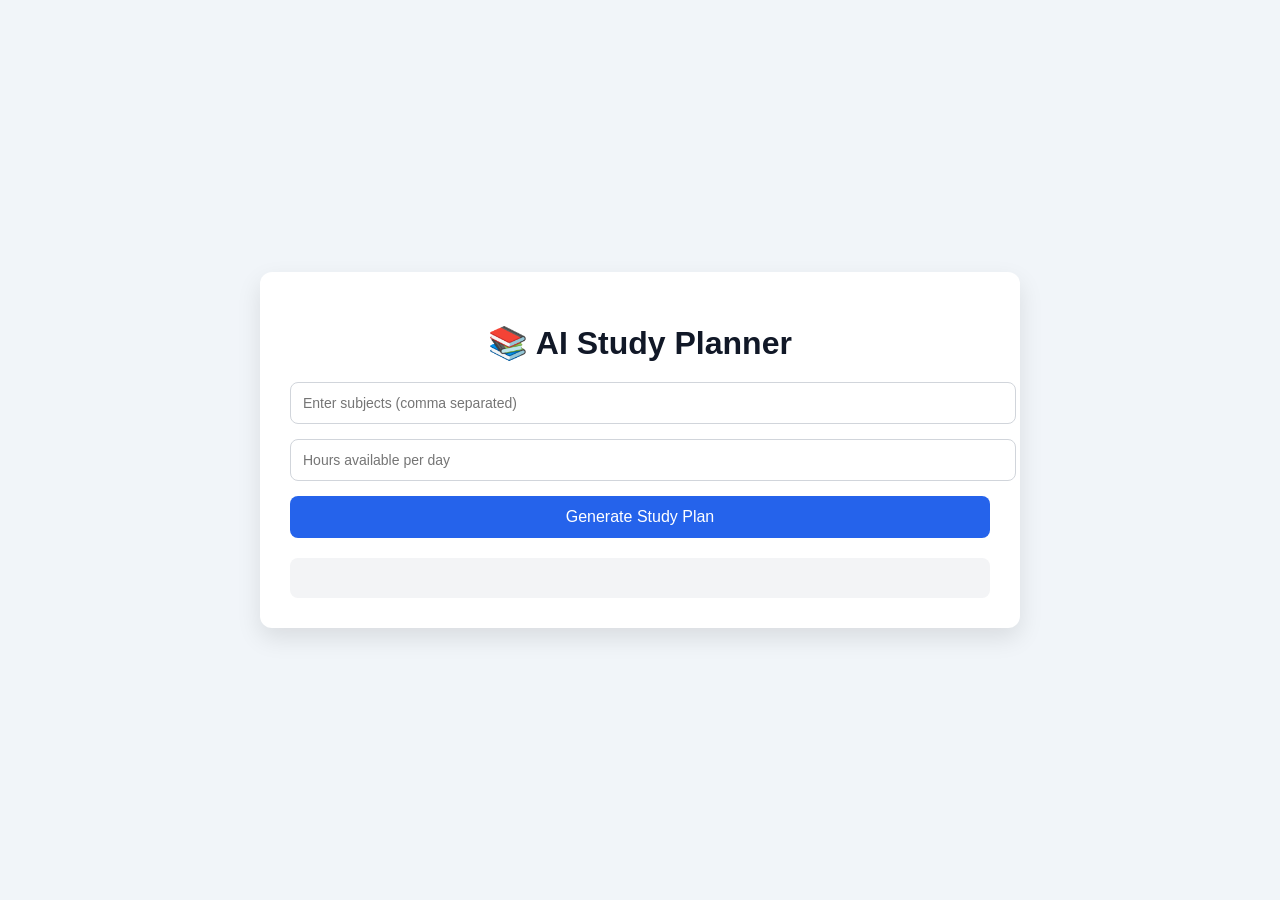
<file: tools/ai-study-planner-ui/index.html>
<!DOCTYPE html>
<html lang="en">
<head>
<meta charset="UTF-8">
<meta name="viewport" content="width=device-width, initial-scale=1.0">
<title>AI Study Planner</title>

<style>

body{
margin:0;
font-family:Arial, Helvetica, sans-serif;
background:#f1f5f9;
display:flex;
justify-content:center;
align-items:center;
min-height:100vh;
}

.container{
width:700px;
background:white;
padding:30px;
border-radius:12px;
box-shadow:0 10px 25px rgba(0,0,0,0.1);
}

h1{
text-align:center;
margin-bottom:20px;
color:#111827;
}

input, textarea{
width:100%;
padding:12px;
border-radius:8px;
border:1px solid #d1d5db;
margin-bottom:15px;
font-size:14px;
}

button{
width:100%;
padding:12px;
background:#2563eb;
border:none;
color:white;
font-size:16px;
border-radius:8px;
cursor:pointer;
}

button:hover{
background:#1d4ed8;
}

.output{
margin-top:20px;
background:#f3f4f6;
padding:20px;
border-radius:8px;
}

.day{
margin-bottom:10px;
padding:10px;
background:white;
border-radius:6px;
border-left:4px solid #2563eb;
}

@media(max-width:750px){
.container{
width:90%;
}
}

</style>
</head>

<body>

<div class="container">

<h1>📚 AI Study Planner</h1>

<input id="subjectsInput" type="text" placeholder="Enter subjects (comma separated)">

<input id="hoursInput" type="number" placeholder="Hours available per day">

<button onclick="generatePlan()">Generate Study Plan</button>

<div id="studyPlan" class="output"></div>

</div>

<script>

function generatePlan(){

const subjectsText = document.getElementById("subjectsInput").value
const hours = document.getElementById("hoursInput").value
const planContainer = document.getElementById("studyPlan")

planContainer.innerHTML = ""

if(subjectsText === "" || hours === ""){
planContainer.innerHTML = "Please enter subjects and hours."
return
}

const subjects = subjectsText.split(",").map(s => s.trim())

const days = [
"Monday","Tuesday","Wednesday",
"Thursday","Friday","Saturday","Sunday"
]

let subjectIndex = 0

days.forEach(day => {

const subject = subjects[subjectIndex]

const div = document.createElement("div")
div.className = "day"

div.innerHTML = `<strong>${day}</strong><br>
Study: ${subject}<br>
Duration: ${hours} hour(s)`

planContainer.appendChild(div)

subjectIndex++

if(subjectIndex >= subjects.length){
subjectIndex = 0
}

})

}

</script>

</body>
</html>
</file>
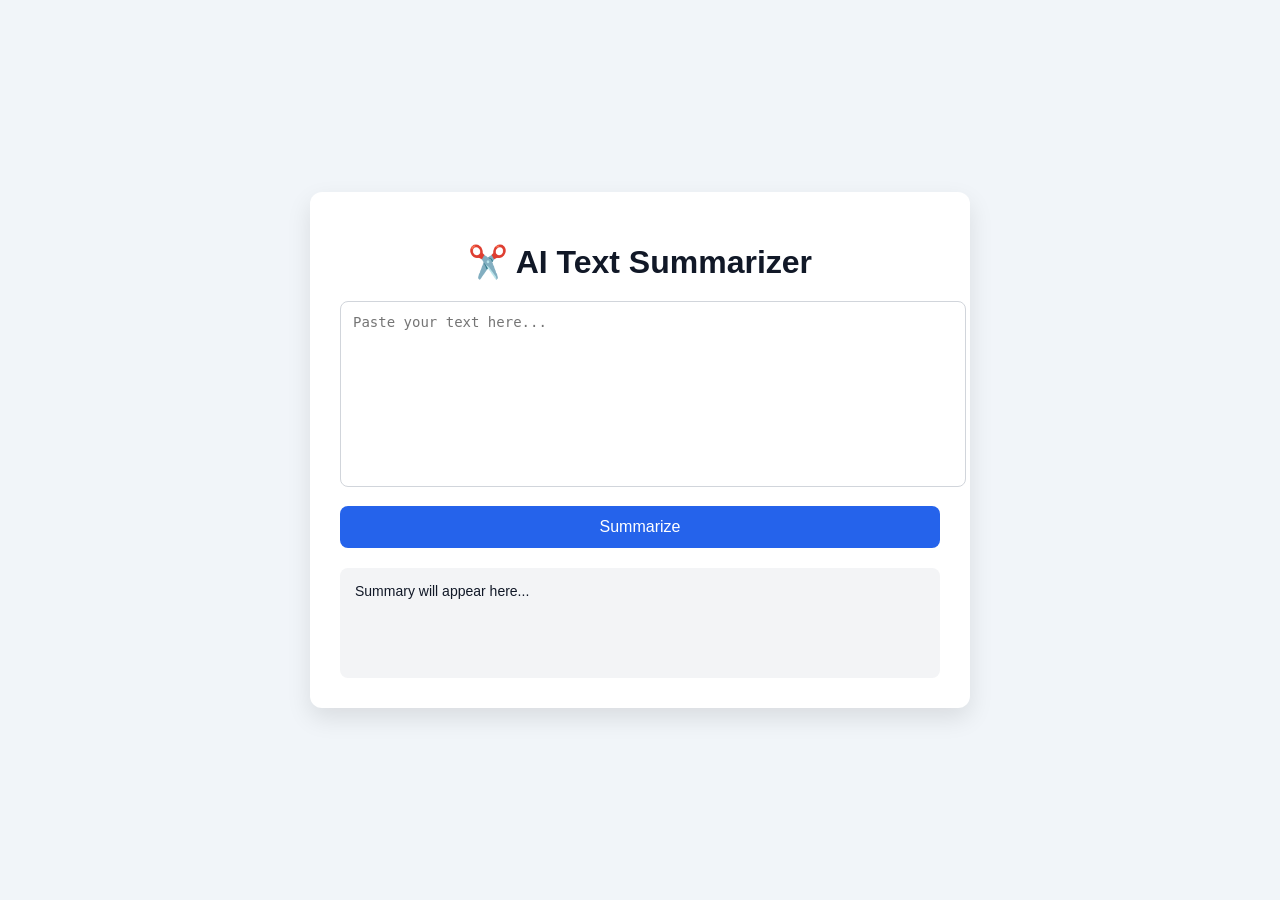
<file: tools/ai-text-summarizer-ui/index.html>
<!DOCTYPE html>
<html lang="en">
<head>
<meta charset="UTF-8">
<meta name="viewport" content="width=device-width, initial-scale=1.0">
<title>AI Text Summarizer</title>

<style>

body{
margin:0;
font-family:Arial, Helvetica, sans-serif;
background:#f1f5f9;
display:flex;
justify-content:center;
align-items:center;
height:100vh;
}

.container{
width:600px;
background:white;
padding:30px;
border-radius:12px;
box-shadow:0 10px 25px rgba(0,0,0,0.1);
}

h1{
text-align:center;
margin-bottom:20px;
color:#111827;
}

textarea{
width:100%;
height:160px;
padding:12px;
border-radius:8px;
border:1px solid #d1d5db;
resize:none;
font-size:14px;
}

button{
margin-top:15px;
width:100%;
padding:12px;
border:none;
background:#2563eb;
color:white;
font-size:16px;
border-radius:8px;
cursor:pointer;
}

button:hover{
background:#1d4ed8;
}

.output{
margin-top:20px;
background:#f3f4f6;
padding:15px;
border-radius:8px;
min-height:80px;
font-size:14px;
color:#111827;
}

@media(max-width:650px){

.container{
width:90%;
}

}

</style>
</head>

<body>

<div class="container">

<h1>✂️ AI Text Summarizer</h1>

<textarea id="inputText" placeholder="Paste your text here..."></textarea>

<button onclick="summarizeText()">Summarize</button>

<div id="summaryOutput" class="output">
Summary will appear here...
</div>

</div>

<script>

function summarizeText(){

const text = document.getElementById("inputText").value.trim()

if(text === ""){
document.getElementById("summaryOutput").innerText = "Please enter text to summarize."
return
}

const sentences = text.split(". ")

let summary = ""

if(sentences.length >= 2){
summary = sentences[0] + ". " + sentences[1] + "."
}
else{
summary = sentences[0]
}

document.getElementById("summaryOutput").innerText = summary

}

</script>

</body>
</html>
</file>
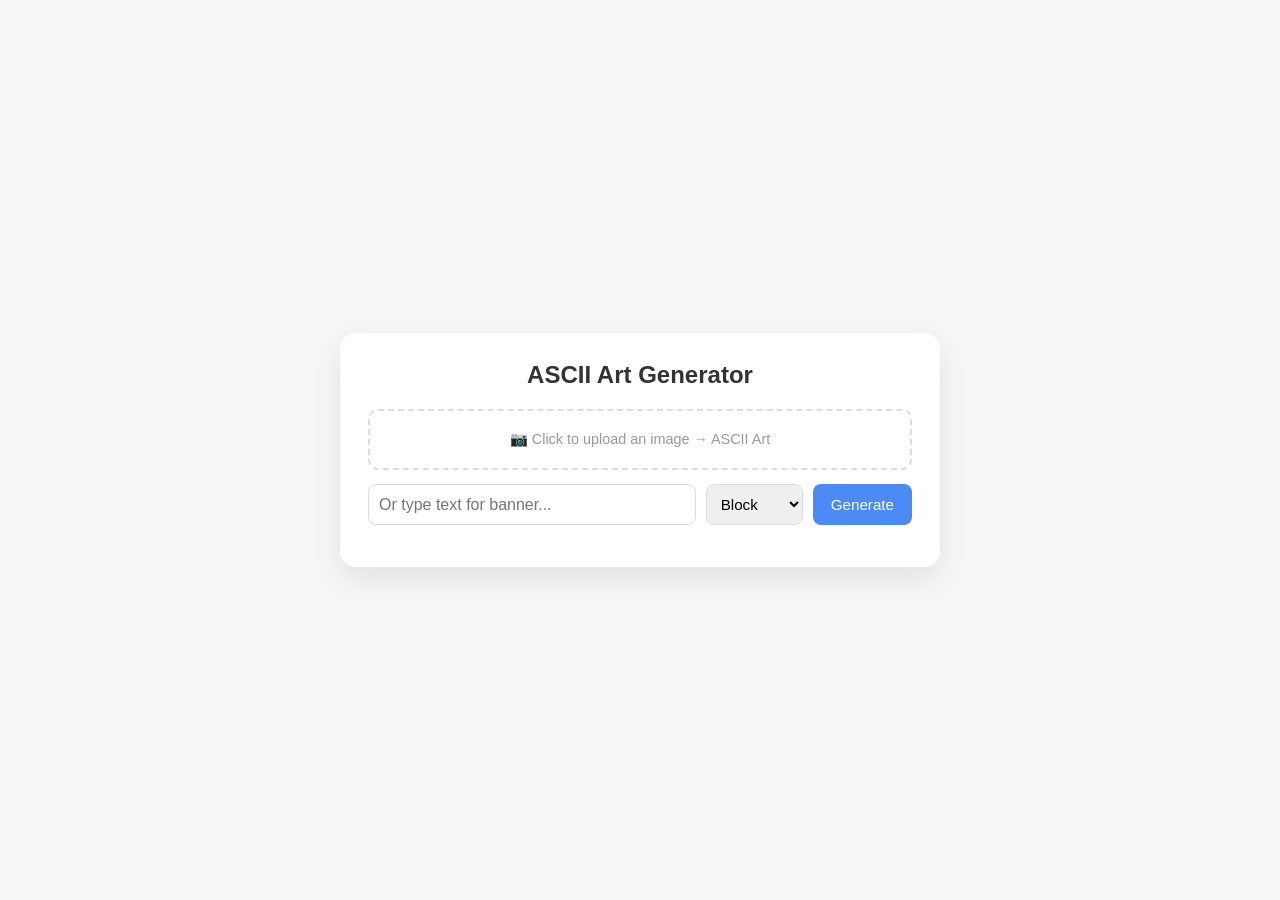
<file: tools/ascii-art-generator/index.html>
<!DOCTYPE html>
<html lang="en">
<head>
  <meta charset="UTF-8"/><meta name="viewport" content="width=device-width,initial-scale=1.0"/>
  <title>ASCII Art Generator</title>
  <style>
    *{box-sizing:border-box;margin:0;padding:0;font-family:Arial,sans-serif}
    body{min-height:100vh;display:flex;align-items:center;justify-content:center;background:#f4f6f8;padding:20px}
    .card{background:#fff;width:100%;max-width:600px;padding:28px;border-radius:16px;box-shadow:0 12px 28px rgba(0,0,0,0.08)}
    h1{text-align:center;margin-bottom:20px;color:#333;font-size:1.5rem}
    .controls{display:flex;gap:10px;margin-bottom:14px;flex-wrap:wrap}
    input{flex:1;padding:10px;border:1px solid #ddd;border-radius:8px;font-size:1rem}
    select{padding:10px;border:1px solid #ddd;border-radius:8px;font-size:0.95rem}
    button{padding:10px 18px;background:#4c8bf5;color:#fff;border:none;border-radius:8px;cursor:pointer;font-size:0.95rem}
    button:hover{background:#3a73d9}
    pre{background:#111;color:#4ade80;padding:16px;border-radius:10px;font-size:0.7rem;line-height:1.2;overflow-x:auto;white-space:pre;font-family:monospace;max-height:300px;overflow-y:auto;display:none}
    .cp{width:100%;margin-top:10px;padding:9px;background:#f1f3f5;color:#555;border:none;border-radius:8px;cursor:pointer;display:none}
    .drop{border:2px dashed #ddd;border-radius:10px;padding:20px;text-align:center;cursor:pointer;margin-bottom:14px;color:#999;font-size:0.9rem}
    .drop:hover{border-color:#4c8bf5;background:#f0f5ff}
    input[type=file]{display:none}
  </style>
</head>
<body>
<div class="card">
  <h1>ASCII Art Generator</h1>
  <div class="drop" onclick="document.getElementById('imgFile').click()">📷 Click to upload an image → ASCII Art<input type="file" id="imgFile" accept="image/*" onchange="imgToAscii(this)"/></div>
  <div class="controls">
    <input id="txt" placeholder="Or type text for banner..."/>
    <select id="style">
      <option>Block</option><option>Shadow</option><option>Slim</option>
    </select>
    <button onclick="textAscii()">Generate</button>
  </div>
  <pre id="out"></pre>
  <canvas id="c" style="display:none"></canvas>
  <button class="cp" id="cpBtn" onclick="navigator.clipboard.writeText(document.getElementById('out').textContent)">Copy ASCII</button>
</div>
<script>
  const CHARS=' .,:;i1tfLCG08@';
  function imgToAscii(input){
    const f=input.files[0];if(!f)return;
    const img=new Image(),r=new FileReader();
    r.onload=e=>{img.src=e.target.result;};
    r.readAsDataURL(f);
    img.onload=()=>{
      const c=document.getElementById('c'),w=80,h=Math.round(img.height/img.width*w*0.45);
      c.width=w;c.height=h;const ctx=c.getContext('2d');
      ctx.drawImage(img,0,0,w,h);
      const data=ctx.getImageData(0,0,w,h).data;
      let art='';
      for(let y=0;y<h;y++){for(let x=0;x<w;x++){const i=(y*w+x)*4,lum=(data[i]*0.299+data[i+1]*0.587+data[i+2]*0.114)/255;art+=CHARS[Math.round(lum*(CHARS.length-1))];}art+='\n';}
      show(art);
    };
  }
  function textAscii(){
    const t=document.getElementById('txt').value.trim().toUpperCase().slice(0,8)||'HELLO';
    const font={"A":["  @  ","@   @","@@@@@","@   @","@   @"],"B":["@@@@","@   @","@@@@","@   @","@@@@"],"C":[" @@@@","@","@","@"," @@@@"],"D":["@@@"," @ @"," @ @"," @ @","@@@"],"E":["@@@@@","@","@@@","@","@@@@@"],"F":["@@@@@","@","@@@","@","@"],"G":[" @@@@","@","@  @@","@   @"," @@@@"],"H":["@   @","@   @","@@@@@","@   @","@   @"],"I":["@@@@@","  @  ","  @  ","  @  ","@@@@@"],"J":["  @@@","    @","    @","@   @"," @@@"],"K":["@  @","@ @","@@","@ @","@  @"],"L":["@","@","@","@","@@@@@"],"M":["@   @","@@  @@","@ @ @","@  @ @","@   @"],"N":["@   @","@@  @","@ @ @","@  @@","@   @"],"O":[" @@@","@   @","@   @","@   @"," @@@"],"P":["@@@@","@   @","@@@@","@","@"],"Q":[" @@@","@   @","@   @","@  @@"," @@ @"],"R":["@@@@","@   @","@@@@","@ @","@  @"],"S":[" @@@@","@","@@@","    @","@@@@"],"T":["@@@@@","  @  ","  @  ","  @  ","  @  "],"U":["@   @","@   @","@   @","@   @"," @@@"],"V":["@   @","@   @","@   @"," @ @","  @"],"W":["@   @","@   @","@ @ @","@@  @@","@   @"],"X":["@   @"," @ @","  @"," @ @","@   @"],"Y":["@   @"," @ @","  @  ","  @  ","  @  "],"Z":["@@@@@","   @","  @"," @","@@@@@"]," ":["    ","    ","    ","    ","    "]};
    let lines=['','','','',''];
    t.split('').forEach(ch=>{const g=font[ch]||font[' '];g.forEach((l,i)=>lines[i]+=l+'  ');});
    show(lines.join('\n'));
  }
  function show(art){const el=document.getElementById('out');el.style.display='block';el.textContent=art;document.getElementById('cpBtn').style.display='block';}
</script>
</body>
</html>
</file>
<file: style.css>
*{
margin:0;
padding:0;
box-sizing:border-box;
font-family:Inter,sans-serif;
}

body{
background:linear-gradient(135deg,#0f172a,#1e293b,#020617);
color:white;
min-height:100vh;
}

/* navbar */

.navbar{
display:flex;
justify-content:space-between;
align-items:center;
padding:22px 70px;
border-bottom:1px solid rgba(255,255,255,0.08);
}

.logo{
font-weight:600;
font-size:20px;
}

.navbar a{
color:#60a5fa;
text-decoration:none;
font-weight:500;
}


/* hero */

.hero{
text-align:center;
padding:90px 20px 70px;
}

.hero h1{
font-size:44px;
margin-bottom:12px;
background:linear-gradient(90deg,#60a5fa,#a78bfa);
-webkit-background-clip:text;
-webkit-text-fill-color:transparent;
}

.hero p{
font-size:18px;
color:#cbd5f5;
}


/* tools */

.tools{
padding:60px 70px;
}

.tools h2{
text-align:center;
margin-bottom:40px;
font-size:32px;
}

.tools-grid{
display:grid;
grid-template-columns:repeat(auto-fit,minmax(260px,1fr));
gap:28px;
}


/* card */

.tool-card{
background:rgba(255,255,255,0.05);
border:1px solid rgba(255,255,255,0.08);
padding:26px;
border-radius:14px;
transition:0.3s;
backdrop-filter:blur(8px);
}

.tool-card:hover{
transform:translateY(-6px);
border-color:#60a5fa;
box-shadow:0 0 25px rgba(96,165,250,0.25);
}

.tool-icon{
font-size:32px;
margin-bottom:10px;
}

.tool-card h3{
margin-bottom:8px;
}

.tool-card p{
font-size:14px;
color:#cbd5f5;
margin-bottom:16px;
}

.buttons{
display:flex;
gap:10px;
}

.btn{
flex:1;
text-align:center;
padding:8px;
border-radius:6px;
text-decoration:none;
font-size:14px;
}

.btn.open{
background:#60a5fa;
color:black;
}

.btn.code{
border:1px solid #60a5fa;
color:#60a5fa;
}


/* stats */

.stats{
display:flex;
justify-content:center;
gap:60px;
padding:60px 20px;
}

.stat{
text-align:center;
}

.stat h3{
font-size:26px;
}

.stat span{
font-size:14px;
color:#cbd5f5;
}


/* footer */

footer{
text-align:center;
padding:30px;
font-size:14px;
color:#94a3b8;
}
</file>
